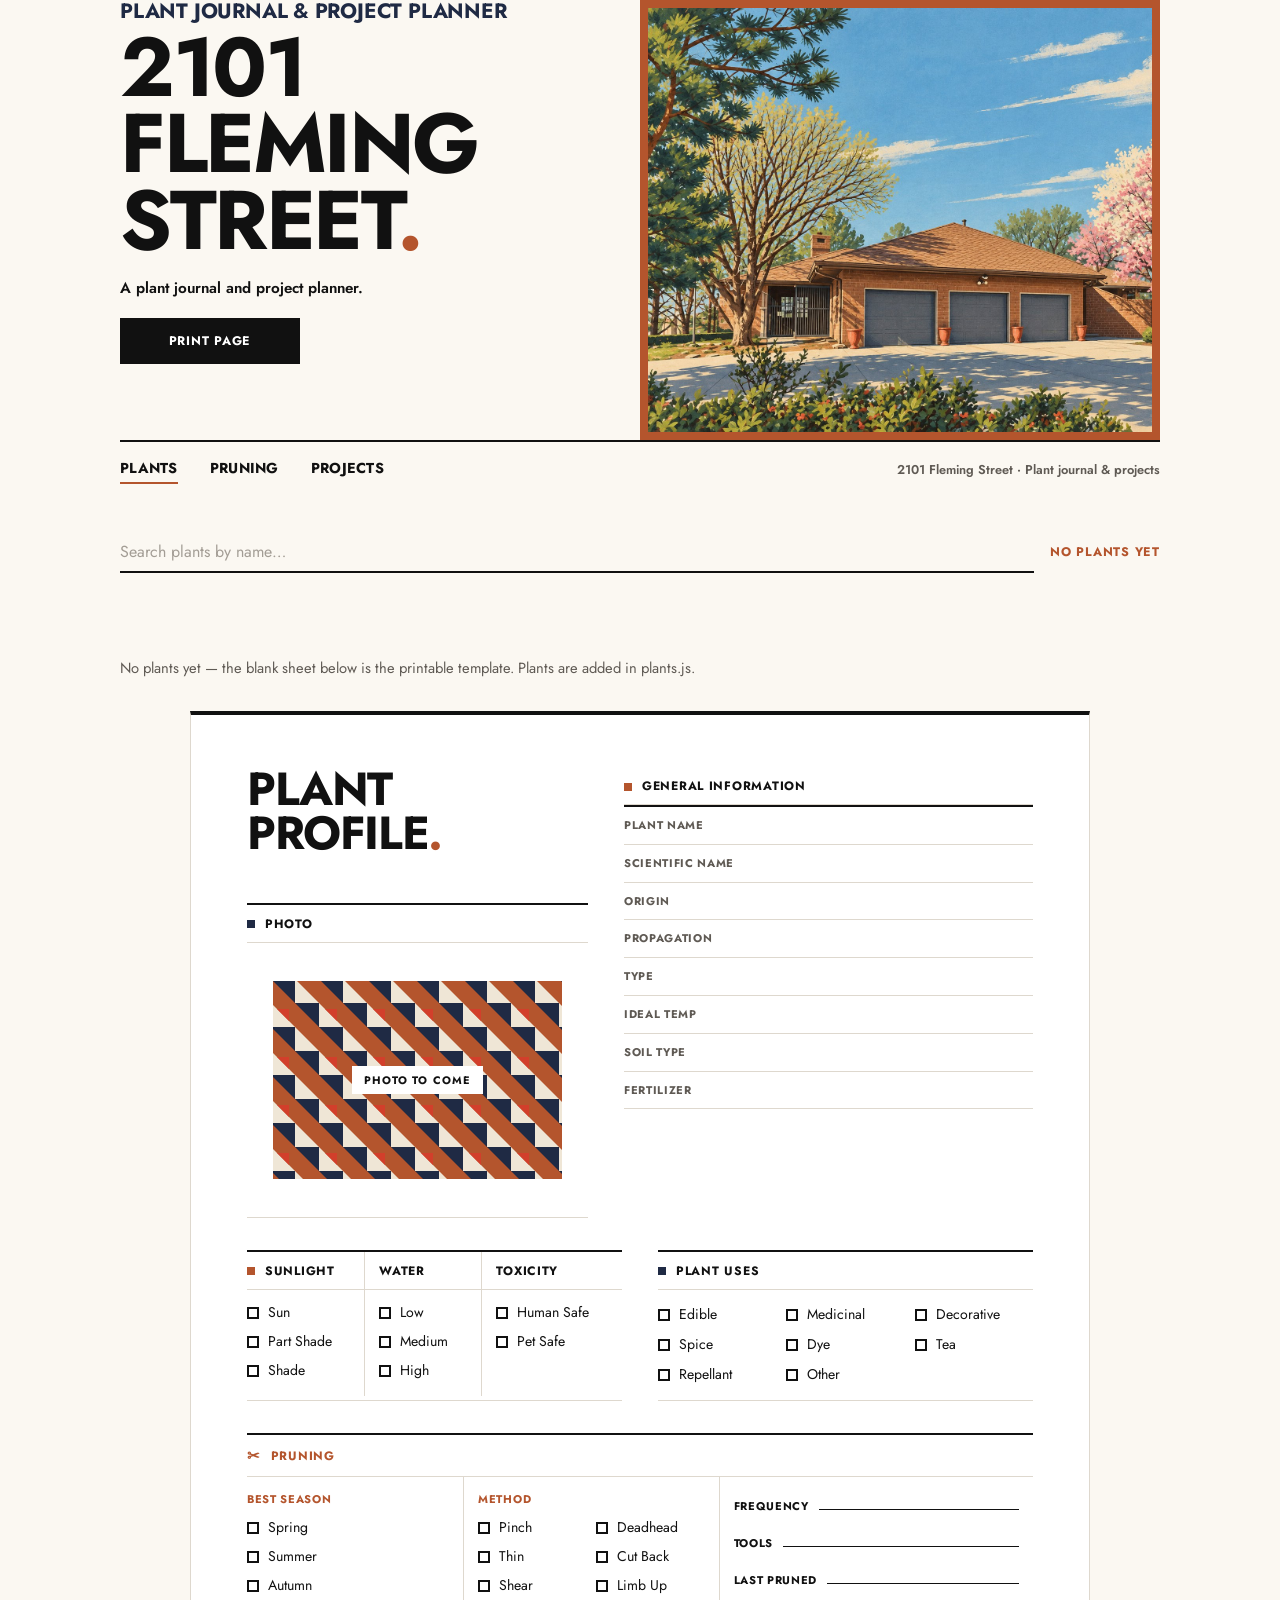
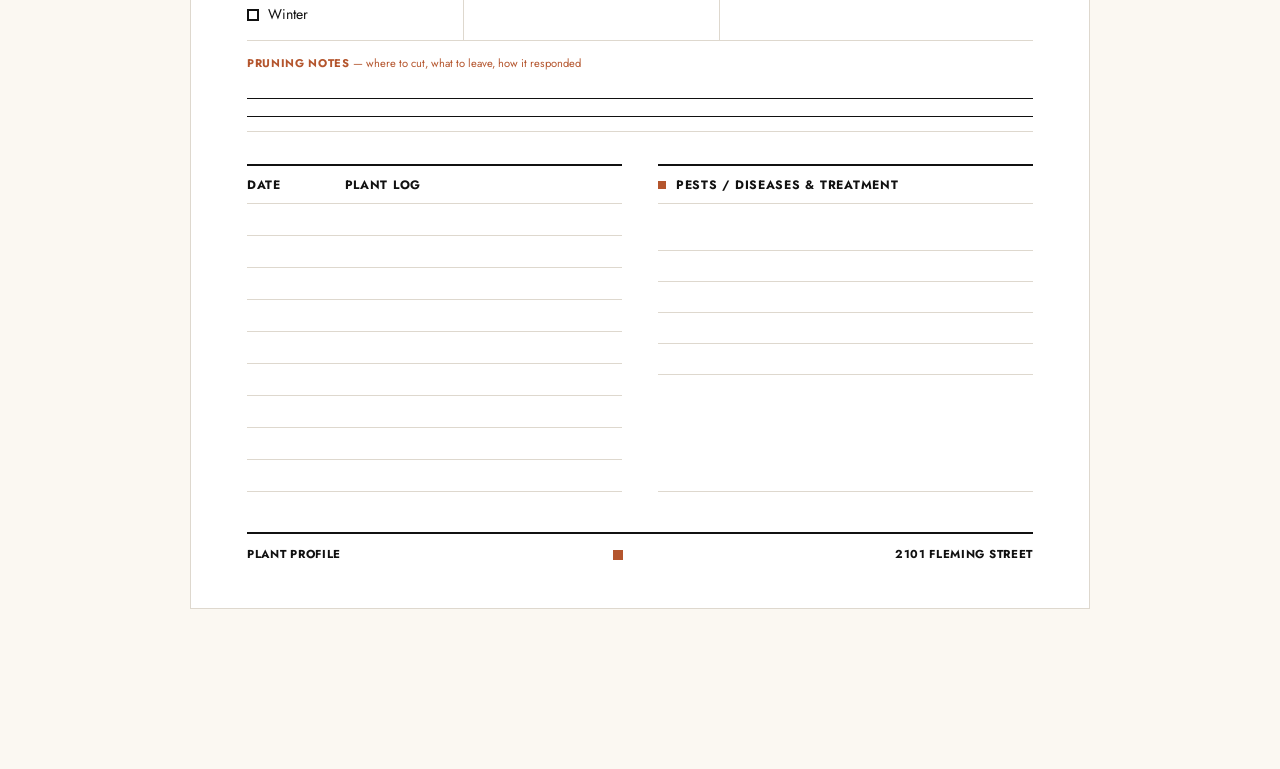
<file: index.html>
<!DOCTYPE html>
<html lang="en">
<head>
<meta charset="utf-8">
<meta name="viewport" content="width=device-width, initial-scale=1">
<title>2101 Fleming Street</title>
<link rel="icon" href="data:image/svg+xml,<svg xmlns=%22http://www.w3.org/2000/svg%22 viewBox=%220 0 100 100%22><text y=%22.9em%22 font-size=%2290%22>🌿</text></svg>">
<link rel="preconnect" href="https://fonts.googleapis.com">
<link rel="stylesheet" href="https://fonts.googleapis.com/css2?family=Jost:ital,wght@0,400;0,500;0,600;0,700;1,400&display=swap">
<link rel="stylesheet" href="styles.css?v=5">
</head>
<body>
<div class="chrome">
  <header class="site">
    <div>
      <h1 class="site-title"><a href="index.html">2101 Fleming Street</a> <span class="leafmark">Plant journal &amp; project planner</span></h1>
      <p class="site-sub">A plant journal and project planner.</p>
    </div>
    <button class="btn primary" id="print-btn">Print page</button>
  </header>
  <nav class="site-nav" aria-label="Sections">
    <a href="index.html" aria-current="page">Plants</a>
    <a href="pruning.html">Pruning</a>
    <a href="projects.html">Projects</a>
  </nav>
</div>

<main>
  <section class="page" id="page-profiles">
    <div class="chrome">
      <div class="toolbar">
        <div class="search-wrap">
          <input type="search" id="search" placeholder="Search plants by name…" aria-label="Search plants">
        </div>
        <span class="count" id="plant-count"></span>
      </div>
    </div>
    <div class="index-grid" id="index"></div>
    <p class="empty-note" id="empty-note" hidden></p>
    <div id="profiles"></div>
  </section>
</main>

<script src="site.js?v=5"></script>
<script src="plants.js?v=5"></script>
<script>
(function(){
  "use strict";
  var esc = GB.esc, cb = GB.cb, has = GB.has, fillLine = GB.fillLine, noteLines = GB.noteLines;

  var SUNLIGHT = ["Sun", "Part Shade", "Shade"];
  var WATER = ["Low", "Medium", "High"];
  var TOXICITY = ["Human Safe", "Pet Safe"];
  var USES = ["Edible", "Medicinal", "Decorative", "Spice", "Dye", "Tea", "Repellant", "Other"];
  var SEASONS = ["Spring", "Summer", "Autumn", "Winter"];
  var METHODS = ["Pinch", "Deadhead", "Thin", "Cut Back", "Shear", "Limb Up"];

  var plants = (typeof PLANTS !== "undefined" && Array.isArray(PLANTS)) ? PLANTS.slice() : [];
  plants.forEach(function(p, i){ p._id = p._id || (GB.slug(p.name) || "plant") + "-" + i; });
  var search = "";

  function infoRow(label, value){
    return '<tr><th scope="row">' + label + '</th><td>' + esc(value || "") + '</td></tr>';
  }
  function sortName(p){ return (p.name || "￿").toLowerCase(); }
  function visiblePlants(){
    var q = search.trim().toLowerCase();
    var list = plants.slice().sort(function(a, b){ return sortName(a) < sortName(b) ? -1 : 1; });
    if (!q) return list;
    return list.filter(function(p){
      return (p.name || "").toLowerCase().indexOf(q) !== -1 ||
             (p.scientificName || "").toLowerCase().indexOf(q) !== -1;
    });
  }

  function profileSheet(p){
    var pr = p.pruning || {};
    var log = Array.isArray(p.log) ? p.log : [];
    var logRows = "";
    var rowTotal = Math.max(9, log.length + 2);
    for (var i = 0; i < rowTotal; i++){
      var entry = log[i] || {};
      logRows += '<tr><td>' + esc(entry.date || "") + '</td><td>' + esc(entry.entry || "") + '</td></tr>';
    }

    return '' +
    '<article class="sheet" id="plant-' + esc(p._id || "blank") + '">' +
      '<div class="top-grid">' +
        '<div>' +
          '<h2 class="script-h">Plant Profile</h2>' +
          '<p class="plant-id">' + esc(p.name || "") +
            (p.scientificName ? ' <span class="sci">· ' + esc(p.scientificName) + '</span>' : '') +
          '</p>' +
          '<div class="box photo-box">' +
            '<div class="box-title">Photo</div>' +
            '<div class="photo-well">' + GB.photoImg(p.photo, p.name || "Plant photo") + '</div>' +
          '</div>' +
        '</div>' +
        '<div>' +
          '<table class="info">' +
            '<caption class="box-title">General Information</caption>' +
            infoRow("Plant Name", p.name) +
            infoRow("Scientific Name", p.scientificName) +
            infoRow("Origin", p.origin) +
            infoRow("Propagation", p.propagation) +
            infoRow("Type", p.type) +
            infoRow("Ideal Temp", p.idealTemp) +
            infoRow("Soil Type", p.soilType) +
            infoRow("Fertilizer", p.fertilizer) +
          '</table>' +
        '</div>' +
      '</div>' +

      '<div class="mid-grid">' +
        '<div class="box care-box">' +
          '<div class="care-head"><div>Sunlight</div><div>Water</div><div>Toxicity</div></div>' +
          '<div class="care-cols">' +
            '<div class="care-col"><h4>Sunlight</h4><div class="cb-row">' +
              SUNLIGHT.map(function(v){ return cb(v, p.sunlight === v); }).join("") +
            '</div></div>' +
            '<div class="care-col"><h4>Water</h4><div class="cb-row">' +
              WATER.map(function(v){ return cb(v, p.water === v); }).join("") +
            '</div></div>' +
            '<div class="care-col"><h4>Toxicity</h4><div class="cb-row">' +
              TOXICITY.map(function(v){ return cb(v, has(p.toxicity, v)); }).join("") +
            '</div></div>' +
          '</div>' +
        '</div>' +
        '<div class="box uses-box">' +
          '<div class="box-title">Plant Uses</div>' +
          '<div class="uses-grid">' +
            USES.map(function(v){ return cb(v, has(p.uses, v)); }).join("") +
          '</div>' +
        '</div>' +
      '</div>' +

      '<div class="box pruning-box">' +
        '<div class="box-title"><span class="snips" aria-hidden="true">✂</span> Pruning</div>' +
        '<div class="pruning-grid">' +
          '<div class="pruning-col">' +
            '<h4>Best Season</h4>' +
            '<div class="cb-row">' +
              SEASONS.map(function(v){ return cb(v, has(pr.seasons, v)); }).join("") +
            '</div>' +
          '</div>' +
          '<div class="pruning-col">' +
            '<h4>Method</h4>' +
            '<div class="pruning-methods">' +
              METHODS.map(function(v){ return cb(v, has(pr.methods, v)); }).join("") +
            '</div>' +
          '</div>' +
          '<div class="pruning-col">' +
            '<div class="pruning-fields">' +
              '<span class="field">Frequency ' + fillLine(pr.frequency) + '</span>' +
              '<span class="field">Tools ' + fillLine(pr.tools) + '</span>' +
              '<span class="field">Last Pruned ' + fillLine(pr.lastPruned) + '</span>' +
            '</div>' +
          '</div>' +
          '<div class="pruning-notes">' +
            '<h4>Pruning Notes <span style="font-weight:400; text-transform:none; letter-spacing:0;">— where to cut, what to leave, how it responded</span></h4>' +
            noteLines(pr.notes, 2) +
          '</div>' +
        '</div>' +
      '</div>' +

      '<div class="bottom-grid">' +
        '<div>' +
          '<table class="log">' +
            '<thead><tr><th>Date</th><th>Plant Log</th></tr></thead>' +
            '<tbody>' + logRows + '</tbody>' +
          '</table>' +
        '</div>' +
        '<div class="box">' +
          '<div class="box-title">Pests / Diseases &amp; Treatment</div>' +
          '<div class="notes-lines">' + noteLines(p.pests, 5) + '</div>' +
        '</div>' +
      '</div>' +

      '<footer class="sheet-foot"><span>Plant Profile</span><span class="leafmark">✿</span><span>2101 Fleming Street</span></footer>' +
    '</article>';
  }

  var elIndex = document.getElementById("index");
  var elProfiles = document.getElementById("profiles");
  var elCount = document.getElementById("plant-count");
  var elEmpty = document.getElementById("empty-note");

  function render(){
    var list = visiblePlants();
    var total = plants.length;

    elCount.textContent = total === 0 ? "No plants yet"
      : (list.length === total ? total + (total === 1 ? " plant" : " plants")
        : list.length + " of " + total + " plants");

    elIndex.innerHTML = list.map(function(p){
      return '<button type="button" class="index-card" data-goto="' + esc(p._id) + '">' +
        '<span class="index-thumb">' + (p.photo
          ? '<img src="' + esc(p.photo) + '" alt="" loading="lazy" onerror="this.hidden=true">'
          : '<span aria-hidden="true">🌱</span>') + '</span>' +
        '<span><span class="index-name">' + esc(p.name || "Unnamed") + '</span>' +
        (p.scientificName ? '<br><span class="index-sci">' + esc(p.scientificName) + '</span>' : '') +
        '</span></button>';
    }).join("");

    if (total === 0){
      elEmpty.hidden = false;
      elEmpty.textContent = "No plants yet — the blank sheet below is the printable template. Plants are added in plants.js.";
      elProfiles.innerHTML = profileSheet({});
    } else {
      elEmpty.hidden = list.length !== 0;
      elEmpty.textContent = "No plants match your search.";
      elProfiles.innerHTML = list.map(profileSheet).join("");
    }
  }

  document.addEventListener("click", function(ev){
    var goto = ev.target.closest("[data-goto]");
    if (!goto) return;
    var sheet = document.getElementById("plant-" + goto.getAttribute("data-goto"));
    if (sheet) sheet.scrollIntoView({ behavior: "smooth", block: "start" });
  });
  document.getElementById("search").addEventListener("input", function(ev){
    search = ev.target.value;
    render();
  });
  document.getElementById("print-btn").addEventListener("click", function(){ window.print(); });

  render();
})();
</script>
</body>
</html>
</file>
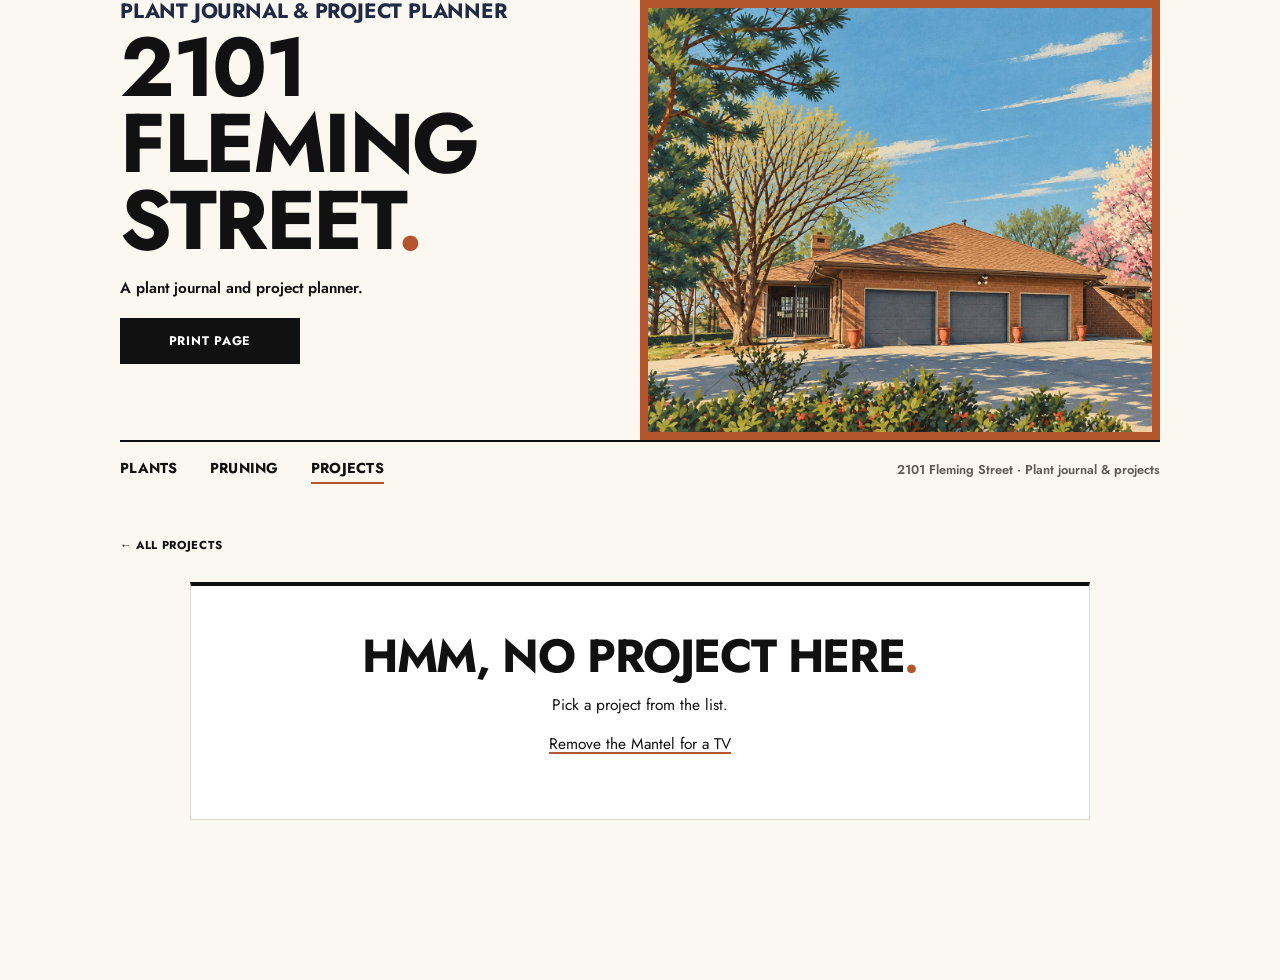
<file: project.html>
<!DOCTYPE html>
<html lang="en">
<head>
<meta charset="utf-8">
<meta name="viewport" content="width=device-width, initial-scale=1">
<title>Project · 2101 Fleming Street</title>
<link rel="icon" href="data:image/svg+xml,<svg xmlns=%22http://www.w3.org/2000/svg%22 viewBox=%220 0 100 100%22><text y=%22.9em%22 font-size=%2290%22>🛠️</text></svg>">
<link rel="preconnect" href="https://fonts.googleapis.com">
<link rel="stylesheet" href="https://fonts.googleapis.com/css2?family=Jost:ital,wght@0,400;0,500;0,600;0,700;1,400&display=swap">
<link rel="stylesheet" href="styles.css?v=5">
</head>
<body>
<div class="chrome">
  <header class="site">
    <div>
      <h1 class="site-title"><a href="index.html">2101 Fleming Street</a> <span class="leafmark">Plant journal &amp; project planner</span></h1>
      <p class="site-sub">A plant journal and project planner.</p>
    </div>
    <button class="btn primary" id="print-btn">Print page</button>
  </header>
  <nav class="site-nav" aria-label="Sections">
    <a href="index.html">Plants</a>
    <a href="pruning.html">Pruning</a>
    <a href="projects.html" aria-current="page">Projects</a>
  </nav>
  <a class="back-link" href="projects.html">← All projects</a>
</div>

<main id="project"></main>

<script src="site.js?v=5"></script>
<script src="projects.js?v=5"></script>
<script>
(function(){
  "use strict";
  var esc = GB.esc, money = GB.money;
  var projects = (typeof PROJECTS !== "undefined" && Array.isArray(PROJECTS)) ? PROJECTS : [];
  var id = GB.param("id");
  var project = projects.filter(function(p){ return p.id === id; })[0];
  var root = document.getElementById("project");

  function statusClass(s){
    s = (s || "").toLowerCase();
    if (s.indexOf("done") !== -1 || s.indexOf("complete") !== -1) return "done";
    if (s.indexOf("progress") !== -1) return "progress";
    return "planned";
  }
  function num(v){ var n = parseFloat(v); return isNaN(n) ? 0 : n; }
  function paragraphs(text){
    return String(text || "").split(/\n\s*\n/).map(function(para){
      return '<p style="margin:0 0 10px;">' + esc(para).replace(/\n/g, "<br>") + '</p>';
    }).join("");
  }

  if (!project){
    document.title = "Project not found · 2101 Fleming Street";
    root.innerHTML = '<article class="sheet not-found">' +
      '<h2 class="script-h">Hmm, no project here</h2>' +
      '<p>' + (id ? 'There is no project called <strong>' + esc(id) + '</strong>.' : 'Pick a project from the list.') + '</p>' +
      (projects.length ? '<p>' + projects.map(function(p){
        return '<a href="project.html?id=' + encodeURIComponent(p.id) + '">' + esc(p.title) + '</a>';
      }).join(' &nbsp;·&nbsp; ') + '</p>' : '') +
      '</article>';
    return;
  }

  document.title = project.title + " · 2101 Fleming Street";

  var TODO_KEY = "gb:project:" + project.id + ":todos";
  var SHOP_KEY = "gb:project:" + project.id + ":shopping";
  var todoSaved = GB.load(TODO_KEY, {});
  var shopSaved = GB.load(SHOP_KEY, {});
  var todos = Array.isArray(project.todos) ? project.todos : [];
  var shopping = Array.isArray(project.shopping) ? project.shopping : [];
  var budget = project.budget || {};
  var items = Array.isArray(budget.items) ? budget.items : [];
  var photos = Array.isArray(project.photos) ? project.photos : [];

  function todoDone(i){ return todoSaved[i] != null ? !!todoSaved[i] : !!todos[i].done; }
  function shopBought(i){ return shopSaved[i] != null ? !!shopSaved[i] : !!shopping[i].bought; }

  function render(){
    var doneCount = todos.filter(function(_, i){ return todoDone(i); }).length;
    var estTotal = items.reduce(function(a, r){ return a + num(r.est); }, 0);
    var actualTotal = items.reduce(function(a, r){ return a + num(r.actual); }, 0);
    var planned = num(budget.planned);
    var hasActual = items.some(function(r){ return r.actual !== "" && r.actual != null && !isNaN(parseFloat(r.actual)); });
    var compare = hasActual ? actualTotal : estTotal;
    var diff = planned - compare;
    var boughtCount = shopping.filter(function(_, i){ return shopBought(i); }).length;
    var shopTotal = shopping.reduce(function(a, r){ return a + num(r.price); }, 0);
    var shopLeft = shopping.reduce(function(a, r, i){ return a + (shopBought(i) ? 0 : num(r.price)); }, 0);

    root.innerHTML = '' +
    '<article class="sheet">' +
      '<div class="project-head">' +
        '<h1 class="script-h">' + esc(project.title) + '</h1>' +
        '<div class="project-tags">' +
          '<span class="badge ' + statusClass(project.status) + '">' + esc(project.status || "Planned") + '</span>' +
          (project.season ? '<span class="meta-item">' + esc(project.season) + '</span>' : '') +
          (project.location ? '<span class="meta-item">· ' + esc(project.location) + '</span>' : '') +
        '</div>' +
        (project.description ? '<div class="project-intro">' + paragraphs(project.description) + '</div>' : '') +
      '</div>' +

      '<div class="hero">' + GB.photoImg(project.cover, project.title, "Cover photo to come") + '</div>' +

      /* ---- to-do list ---- */
      '<div class="box section-box">' +
        '<div class="box-title">To-Do <span class="tally">· ' + doneCount + ' of ' + todos.length + ' done</span></div>' +
        (todos.length
          ? '<ul class="todo-list">' + todos.map(function(t, i){
              var done = todoDone(i);
              return '<li class="' + (done ? "done" : "") + '">' +
                '<input type="checkbox" id="todo-' + i + '" data-todo="' + i + '"' + (done ? ' checked' : '') + '>' +
                '<label for="todo-' + i + '">' + esc(t.task || "") +
                  (t.note ? '<span class="todo-note">' + esc(t.note) + '</span>' : '') +
                '</label>' +
                (t.when ? '<span class="todo-when">' + esc(t.when) + '</span>' : '') +
              '</li>';
            }).join("") + '</ul>'
          : '<div class="notes-lines">' + GB.noteLines("", 5) + '</div>') +
        '<p class="local-note">Ticks are remembered on this device only. To change the master list, edit projects.js.</p>' +
      '</div>' +

      /* ---- photos ---- */
      '<div class="box section-box">' +
        '<div class="box-title">Photos</div>' +
        (photos.length
          ? '<div class="gallery">' + photos.map(function(ph){
              return '<figure><div class="gal-img">' + GB.photoImg(ph.src, ph.caption || project.title) + '</div>' +
                (ph.caption ? '<figcaption>' + esc(ph.caption) + '</figcaption>' : '') + '</figure>';
            }).join("") + '</div>'
          : '<div class="gallery">' +
              '<figure><div class="gal-img"><span class="photo-hint">Before</span></div></figure>' +
              '<figure><div class="gal-img"><span class="photo-hint">During</span></div></figure>' +
              '<figure><div class="gal-img"><span class="photo-hint">After</span></div></figure>' +
            '</div>') +
      '</div>' +

      /* ---- budget ---- */
      '<div class="box section-box">' +
        '<div class="box-title">Budget</div>' +
        '<div class="budget-summary">' +
          '<div><span class="lbl">Planned</span><span class="val">' + (budget.planned != null && budget.planned !== "" ? money(planned) : "—") + '</span></div>' +
          '<div><span class="lbl">Estimated</span><span class="val">' + money(estTotal) + '</span></div>' +
          '<div><span class="lbl">Spent so far</span><span class="val">' + (hasActual ? money(actualTotal) : "—") + '</span></div>' +
          '<div><span class="lbl">' + (diff < 0 ? "Over budget" : "Left in budget") + '</span><span class="val ' + (diff < 0 ? "over" : "under") + '">' + (budget.planned != null && budget.planned !== "" ? money(Math.abs(diff)) : "—") + '</span></div>' +
        '</div>' +
        '<div class="table-scroll">' +
        '<table class="money">' +
          '<thead><tr><th>Item</th><th>Qty</th><th class="num">Estimate</th><th class="num">Actual</th><th>Note</th></tr></thead>' +
          '<tbody>' + (items.length ? items.map(function(r){
              return '<tr><td>' + esc(r.item) + '</td><td>' + esc(r.qty) + '</td>' +
                '<td class="num">' + money(r.est) + '</td>' +
                '<td class="num' + (r.actual === "" || r.actual == null ? " muted" : "") + '">' + (r.actual === "" || r.actual == null ? "" : money(r.actual)) + '</td>' +
                '<td>' + esc(r.note) + '</td></tr>';
            }).join("") : blankRows(5, 5)) + '</tbody>' +
          (items.length ? '<tfoot><tr><td colspan="2">Total</td><td class="num">' + money(estTotal) + '</td><td class="num">' + (hasActual ? money(actualTotal) : "") + '</td><td></td></tr></tfoot>' : '') +
        '</table>' +
        '</div>' +
      '</div>' +

      /* ---- shopping list ---- */
      '<div class="box section-box">' +
        '<div class="box-title">Shopping List <span class="tally">· ' + boughtCount + ' of ' + shopping.length + ' bought</span></div>' +
        '<div class="table-scroll">' +
        '<table class="money" id="shop">' +
          '<thead><tr><th></th><th>Item</th><th>Qty</th><th>Where</th><th class="num">Price</th></tr></thead>' +
          '<tbody>' + (shopping.length ? shopping.map(function(r, i){
              var bought = shopBought(i);
              return '<tr class="' + (bought ? "bought" : "") + '">' +
                '<td class="check"><input type="checkbox" data-shop="' + i + '" aria-label="Bought ' + esc(r.item) + '"' + (bought ? ' checked' : '') + '></td>' +
                '<td>' + esc(r.item) + '</td><td>' + esc(r.qty) + '</td><td>' + esc(r.store) + '</td>' +
                '<td class="num">' + money(r.price) + '</td></tr>';
            }).join("") : blankRows(6, 5)) + '</tbody>' +
          (shopping.length ? '<tfoot><tr><td colspan="4">Total · still to buy ' + money(shopLeft) + '</td><td class="num">' + money(shopTotal) + '</td></tr></tfoot>' : '') +
        '</table>' +
        '</div>' +
        '<p class="local-note">Ticks are remembered on this device only. To change the master list, edit projects.js.</p>' +
      '</div>' +

      /* ---- notes ---- */
      '<div class="box section-box">' +
        '<div class="box-title">Notes</div>' +
        '<div class="notes-lines">' + GB.noteLines(project.notes, 4) + '</div>' +
      '</div>' +

      '<footer class="sheet-foot"><span>Project</span><span class="leafmark">✿</span><span>2101 Fleming Street</span></footer>' +
    '</article>';
  }

  function blankRows(n, cols){
    var cells = Array(cols).fill('<td class="blank" style="height:30px"></td>').join("");
    return Array(n).fill('<tr>' + cells + '</tr>').join("");
  }

  root.addEventListener("change", function(ev){
    var t = ev.target;
    if (t.hasAttribute("data-todo")){
      todoSaved[t.getAttribute("data-todo")] = t.checked;
      GB.save(TODO_KEY, todoSaved);
      render();
    } else if (t.hasAttribute("data-shop")){
      shopSaved[t.getAttribute("data-shop")] = t.checked;
      GB.save(SHOP_KEY, shopSaved);
      render();
    }
  });
  document.getElementById("print-btn").addEventListener("click", function(){ window.print(); });

  render();
})();
</script>
</body>
</html>
</file>
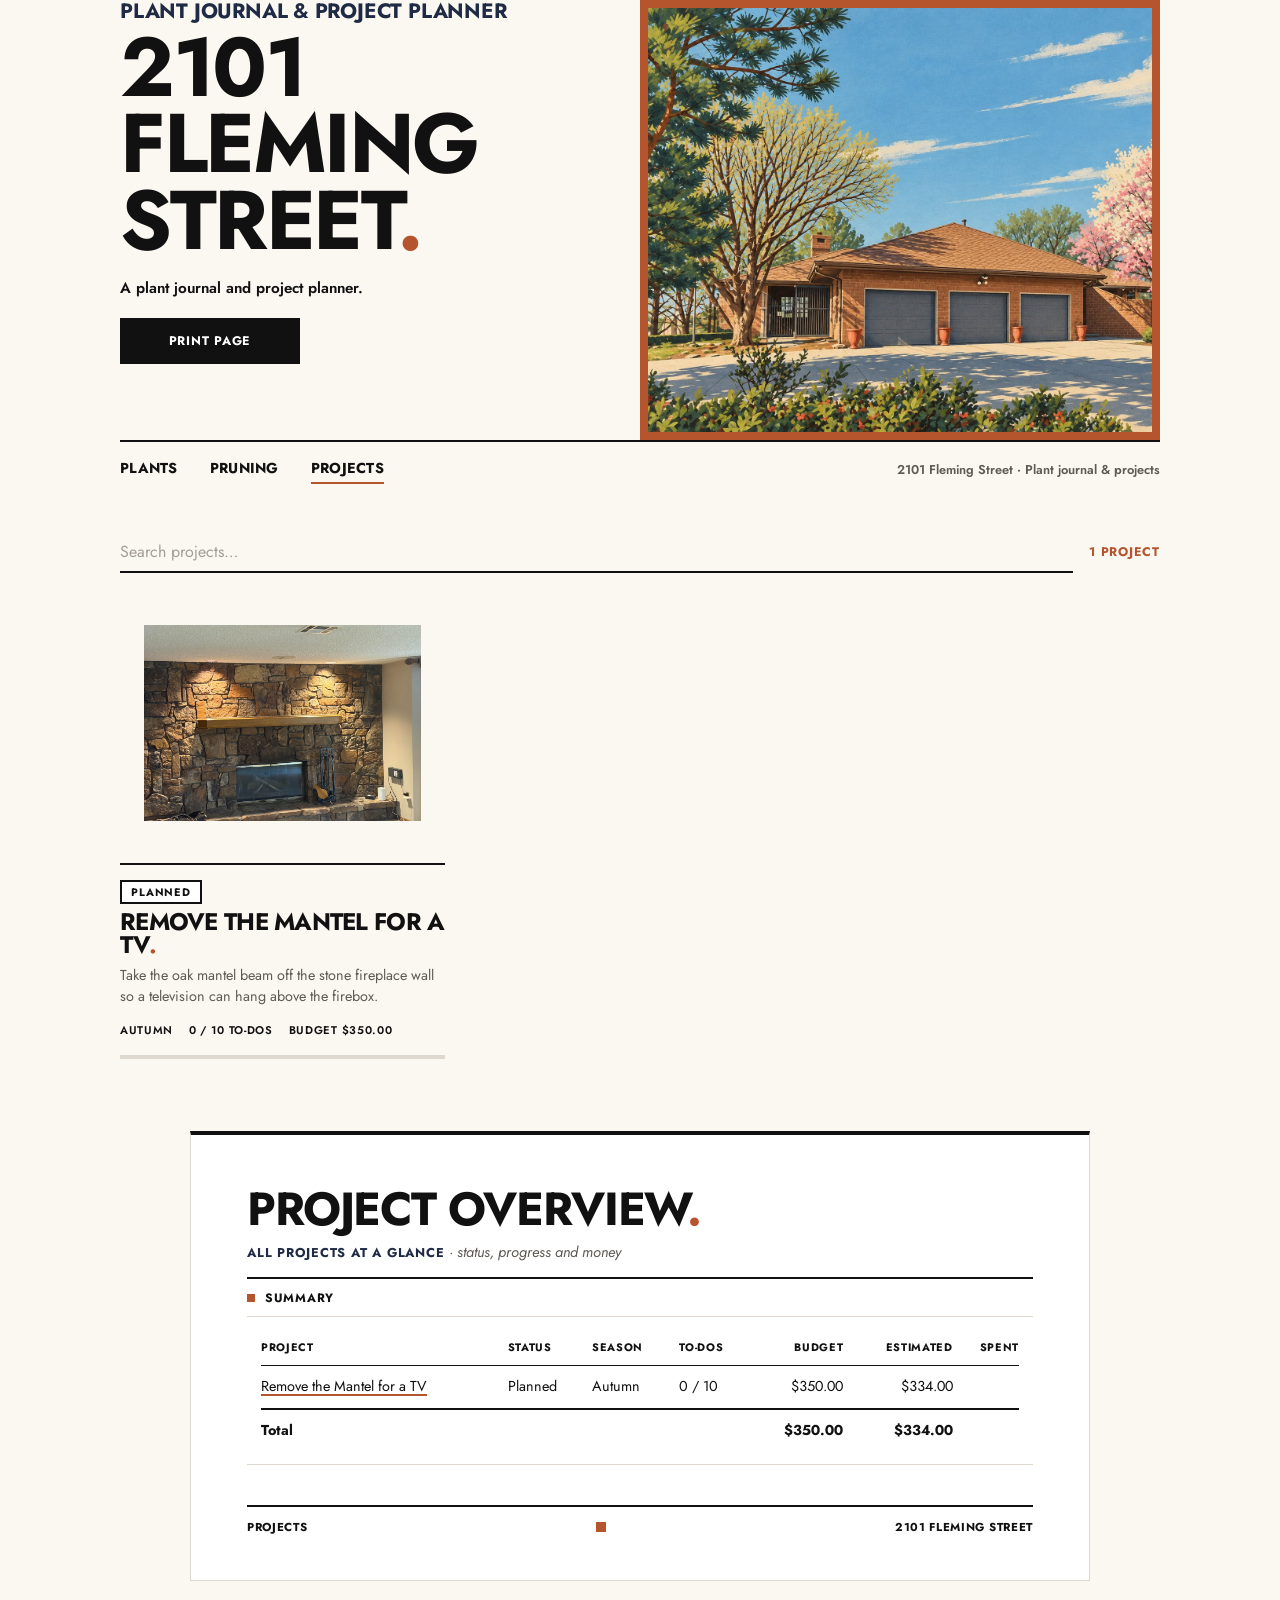
<file: projects.html>
<!DOCTYPE html>
<html lang="en">
<head>
<meta charset="utf-8">
<meta name="viewport" content="width=device-width, initial-scale=1">
<title>Projects · 2101 Fleming Street</title>
<link rel="icon" href="data:image/svg+xml,<svg xmlns=%22http://www.w3.org/2000/svg%22 viewBox=%220 0 100 100%22><text y=%22.9em%22 font-size=%2290%22>🛠️</text></svg>">
<link rel="preconnect" href="https://fonts.googleapis.com">
<link rel="stylesheet" href="https://fonts.googleapis.com/css2?family=Jost:ital,wght@0,400;0,500;0,600;0,700;1,400&display=swap">
<link rel="stylesheet" href="styles.css?v=5">
</head>
<body>
<div class="chrome">
  <header class="site">
    <div>
      <h1 class="site-title"><a href="index.html">2101 Fleming Street</a> <span class="leafmark">Plant journal &amp; project planner</span></h1>
      <p class="site-sub">A plant journal and project planner.</p>
    </div>
    <button class="btn primary" id="print-btn">Print page</button>
  </header>
  <nav class="site-nav" aria-label="Sections">
    <a href="index.html">Plants</a>
    <a href="pruning.html">Pruning</a>
    <a href="projects.html" aria-current="page">Projects</a>
  </nav>

  <div class="toolbar">
    <div class="search-wrap">
      <input type="search" id="search" placeholder="Search projects…" aria-label="Search projects">
    </div>
    <span class="count" id="project-count"></span>
  </div>
</div>

<main>
  <div class="project-grid" id="projects"></div>
  <p class="empty-note" id="empty-note" hidden></p>

  <!-- Overview sheet: prints as a one-page summary of every project -->
  <article class="sheet" id="overview">
    <h2 class="script-h">Project Overview</h2>
    <p class="plant-id">All projects at a glance <span class="sci">· status, progress and money</span></p>
    <div class="box" style="margin-top:14px;">
      <div class="box-title">Summary</div>
      <div class="table-scroll" style="padding:12px 14px;">
        <table class="money" id="overview-table">
          <thead><tr><th>Project</th><th>Status</th><th>Season</th><th>To-dos</th><th class="num">Budget</th><th class="num">Estimated</th><th class="num">Spent</th></tr></thead>
          <tbody></tbody>
          <tfoot></tfoot>
        </table>
      </div>
    </div>
    <footer class="sheet-foot"><span>Projects</span><span class="leafmark">✿</span><span>2101 Fleming Street</span></footer>
  </article>
</main>

<script src="site.js?v=5"></script>
<script src="projects.js?v=5"></script>
<script>
(function(){
  "use strict";
  var esc = GB.esc, money = GB.money;
  var projects = (typeof PROJECTS !== "undefined" && Array.isArray(PROJECTS)) ? PROJECTS.slice() : [];
  var search = "";

  function statusClass(s){
    s = (s || "").toLowerCase();
    if (s.indexOf("done") !== -1 || s.indexOf("complete") !== -1) return "done";
    if (s.indexOf("progress") !== -1) return "progress";
    return "planned";
  }
  function todoState(p){
    var todos = Array.isArray(p.todos) ? p.todos : [];
    var saved = GB.load("gb:project:" + p.id + ":todos", {});
    var done = 0;
    todos.forEach(function(t, i){
      var isDone = saved[i] != null ? !!saved[i] : !!t.done;
      if (isDone) done++;
    });
    return { done: done, total: todos.length };
  }
  function sum(list, key){
    return (list || []).reduce(function(acc, row){
      var v = parseFloat(row[key]);
      return acc + (isNaN(v) ? 0 : v);
    }, 0);
  }
  function visible(){
    var q = search.trim().toLowerCase();
    if (!q) return projects;
    return projects.filter(function(p){
      return [p.title, p.summary, p.status, p.season, p.location].join(" ").toLowerCase().indexOf(q) !== -1;
    });
  }

  function card(p){
    var t = todoState(p);
    var pct = t.total ? Math.round(t.done / t.total * 100) : 0;
    var b = p.budget || {};
    return '<a class="project-card" href="project.html?id=' + encodeURIComponent(p.id) + '">' +
      '<div class="project-cover">' + GB.photoImg(p.cover, p.title, "Photo to come") + '</div>' +
      '<div class="project-body">' +
        '<div><span class="badge ' + statusClass(p.status) + '">' + esc(p.status || "Planned") + '</span></div>' +
        '<h2 class="project-title">' + esc(p.title || "Untitled project") + '</h2>' +
        '<p class="project-summary">' + esc(p.summary || "") + '</p>' +
        '<div class="project-meta">' +
          (p.season ? '<span>' + esc(p.season) + '</span>' : '') +
          (t.total ? '<span>' + t.done + ' / ' + t.total + ' to-dos</span>' : '') +
          (b.planned != null && b.planned !== "" ? '<span>Budget ' + money(b.planned) + '</span>' : '') +
        '</div>' +
        (t.total ? '<div class="progress-bar" aria-hidden="true"><span style="width:' + pct + '%"></span></div>' : '') +
      '</div>' +
    '</a>';
  }

  function render(){
    var list = visible();
    var grid = document.getElementById("projects");
    var count = document.getElementById("project-count");
    var empty = document.getElementById("empty-note");
    count.textContent = projects.length === 0 ? "No projects yet"
      : (list.length === projects.length ? projects.length + (projects.length === 1 ? " project" : " projects")
        : list.length + " of " + projects.length + " projects");
    grid.innerHTML = list.map(card).join("");
    empty.hidden = list.length !== 0;
    empty.textContent = projects.length === 0
      ? "No projects yet — add them in projects.js and each one gets its own page."
      : "No projects match your search.";

    var tbody = document.querySelector("#overview-table tbody");
    var tfoot = document.querySelector("#overview-table tfoot");
    var totPlanned = 0, totEst = 0, totActual = 0;
    tbody.innerHTML = projects.map(function(p){
      var t = todoState(p);
      var b = p.budget || {};
      var planned = parseFloat(b.planned); if (isNaN(planned)) planned = 0;
      var est = sum(b.items, "est"), actual = sum(b.items, "actual");
      totPlanned += planned; totEst += est; totActual += actual;
      return '<tr><td><a href="project.html?id=' + encodeURIComponent(p.id) + '">' + esc(p.title) + '</a></td>' +
        '<td>' + esc(p.status || "") + '</td><td>' + esc(p.season || "") + '</td>' +
        '<td>' + (t.total ? t.done + ' / ' + t.total : '') + '</td>' +
        '<td class="num">' + money(b.planned) + '</td>' +
        '<td class="num">' + money(est) + '</td>' +
        '<td class="num">' + (actual ? money(actual) : '') + '</td></tr>';
    }).join("") || '<tr><td colspan="7" class="muted">No projects yet.</td></tr>';
    tfoot.innerHTML = projects.length
      ? '<tr><td colspan="4">Total</td><td class="num">' + money(totPlanned) + '</td><td class="num">' + money(totEst) + '</td><td class="num">' + (totActual ? money(totActual) : '') + '</td></tr>'
      : '';
  }

  document.getElementById("search").addEventListener("input", function(ev){
    search = ev.target.value;
    render();
  });
  document.getElementById("print-btn").addEventListener("click", function(){ window.print(); });
  render();
})();
</script>
</body>
</html>
</file>
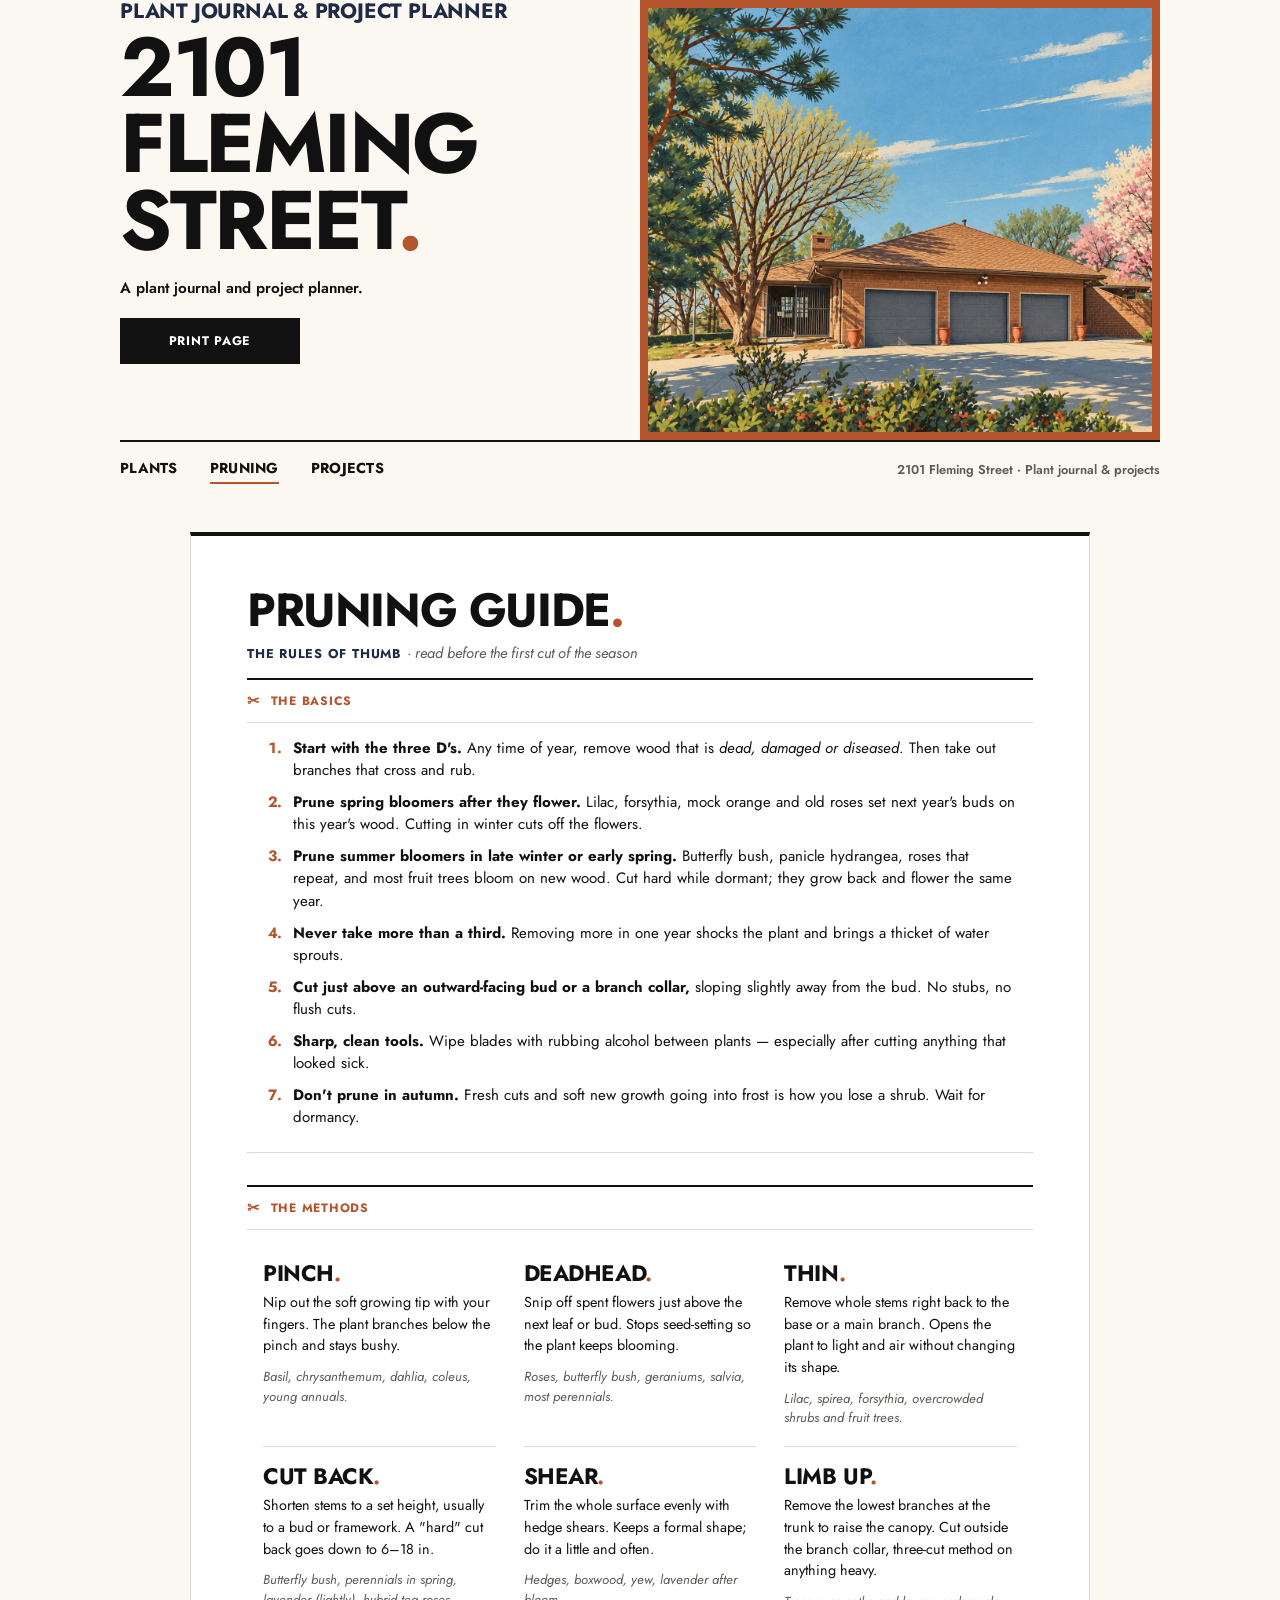
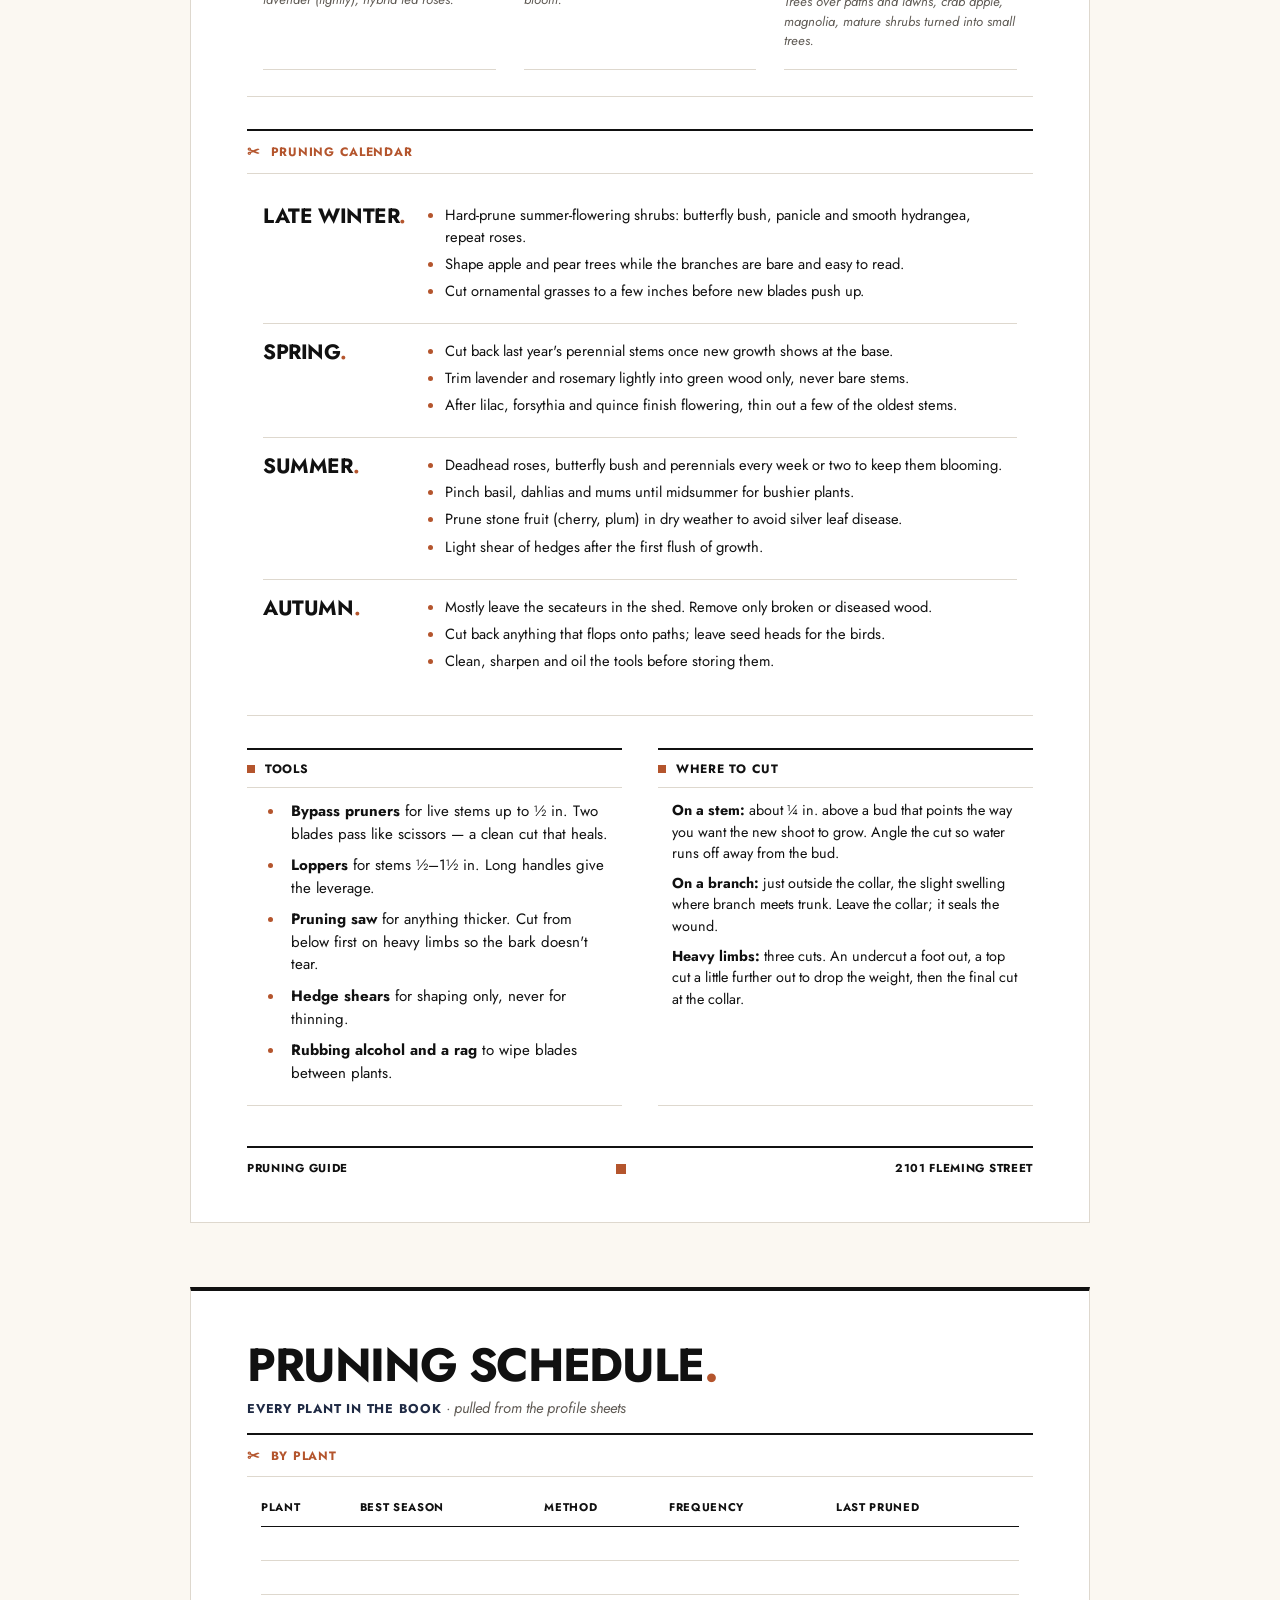
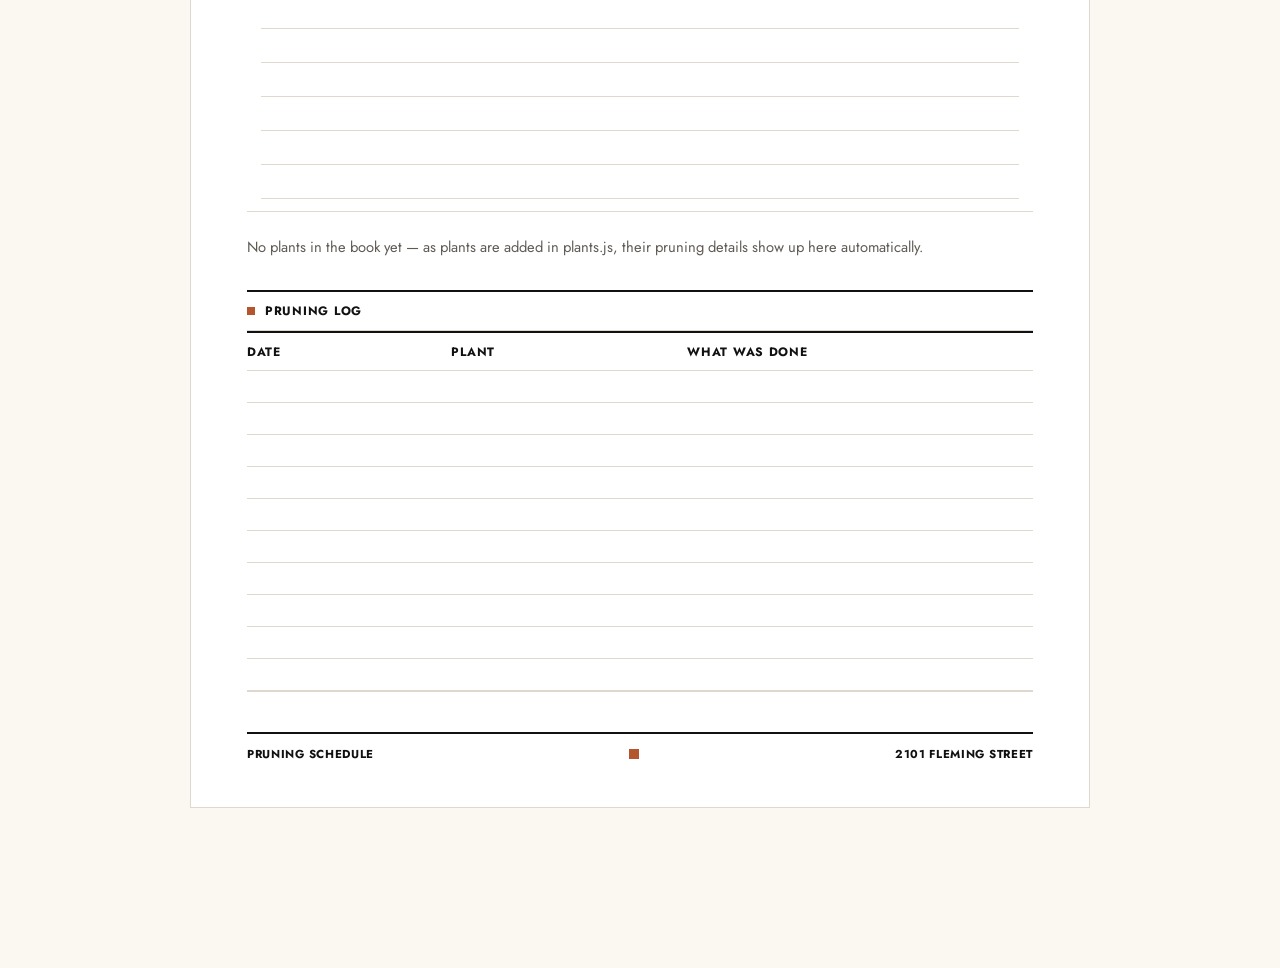
<file: pruning.html>
<!DOCTYPE html>
<html lang="en">
<head>
<meta charset="utf-8">
<meta name="viewport" content="width=device-width, initial-scale=1">
<title>Pruning · 2101 Fleming Street</title>
<link rel="icon" href="data:image/svg+xml,<svg xmlns=%22http://www.w3.org/2000/svg%22 viewBox=%220 0 100 100%22><text y=%22.9em%22 font-size=%2290%22>✂️</text></svg>">
<link rel="preconnect" href="https://fonts.googleapis.com">
<link rel="stylesheet" href="https://fonts.googleapis.com/css2?family=Jost:ital,wght@0,400;0,500;0,600;0,700;1,400&display=swap">
<link rel="stylesheet" href="styles.css?v=5">
</head>
<body>
<div class="chrome">
  <header class="site">
    <div>
      <h1 class="site-title"><a href="index.html">2101 Fleming Street</a> <span class="leafmark">Plant journal &amp; project planner</span></h1>
      <p class="site-sub">A plant journal and project planner.</p>
    </div>
    <button class="btn primary" id="print-btn">Print page</button>
  </header>
  <nav class="site-nav" aria-label="Sections">
    <a href="index.html">Plants</a>
    <a href="pruning.html" aria-current="page">Pruning</a>
    <a href="projects.html">Projects</a>
  </nav>
</div>

<main>
  <!-- ============ THE GUIDE ============ -->
  <article class="sheet">
    <h2 class="script-h">Pruning Guide</h2>
    <p class="plant-id">The rules of thumb <span class="sci">· read before the first cut of the season</span></p>

    <div class="box pruning-box" style="margin-top:14px;">
      <div class="box-title"><span class="snips" aria-hidden="true">✂</span> The Basics</div>
      <div style="padding:14px 16px;">
        <ol class="rule-list">
          <li><strong>Start with the three D's.</strong> Any time of year, remove wood that is <em>dead, damaged or diseased</em>. Then take out branches that cross and rub.</li>
          <li><strong>Prune spring bloomers after they flower.</strong> Lilac, forsythia, mock orange and old roses set next year's buds on this year's wood. Cutting in winter cuts off the flowers.</li>
          <li><strong>Prune summer bloomers in late winter or early spring.</strong> Butterfly bush, panicle hydrangea, roses that repeat, and most fruit trees bloom on new wood. Cut hard while dormant; they grow back and flower the same year.</li>
          <li><strong>Never take more than a third.</strong> Removing more in one year shocks the plant and brings a thicket of water sprouts.</li>
          <li><strong>Cut just above an outward-facing bud or a branch collar,</strong> sloping slightly away from the bud. No stubs, no flush cuts.</li>
          <li><strong>Sharp, clean tools.</strong> Wipe blades with rubbing alcohol between plants — especially after cutting anything that looked sick.</li>
          <li><strong>Don't prune in autumn.</strong> Fresh cuts and soft new growth going into frost is how you lose a shrub. Wait for dormancy.</li>
        </ol>
      </div>
    </div>

    <div class="box pruning-box">
      <div class="box-title"><span class="snips" aria-hidden="true">✂</span> The Methods</div>
      <div style="padding:14px 16px 4px;">
        <div class="guide-grid">
          <div class="guide-card">
            <h3>Pinch</h3>
            <p>Nip out the soft growing tip with your fingers. The plant branches below the pinch and stays bushy.</p>
            <p class="when">Basil, chrysanthemum, dahlia, coleus, young annuals.</p>
          </div>
          <div class="guide-card">
            <h3>Deadhead</h3>
            <p>Snip off spent flowers just above the next leaf or bud. Stops seed-setting so the plant keeps blooming.</p>
            <p class="when">Roses, butterfly bush, geraniums, salvia, most perennials.</p>
          </div>
          <div class="guide-card">
            <h3>Thin</h3>
            <p>Remove whole stems right back to the base or a main branch. Opens the plant to light and air without changing its shape.</p>
            <p class="when">Lilac, spirea, forsythia, overcrowded shrubs and fruit trees.</p>
          </div>
          <div class="guide-card">
            <h3>Cut Back</h3>
            <p>Shorten stems to a set height, usually to a bud or framework. A "hard" cut back goes down to 6–18 in.</p>
            <p class="when">Butterfly bush, perennials in spring, lavender (lightly), hybrid tea roses.</p>
          </div>
          <div class="guide-card">
            <h3>Shear</h3>
            <p>Trim the whole surface evenly with hedge shears. Keeps a formal shape; do it a little and often.</p>
            <p class="when">Hedges, boxwood, yew, lavender after bloom.</p>
          </div>
          <div class="guide-card">
            <h3>Limb Up</h3>
            <p>Remove the lowest branches at the trunk to raise the canopy. Cut outside the branch collar, three-cut method on anything heavy.</p>
            <p class="when">Trees over paths and lawns, crab apple, magnolia, mature shrubs turned into small trees.</p>
          </div>
        </div>
      </div>
    </div>

    <div class="box pruning-box">
      <div class="box-title"><span class="snips" aria-hidden="true">✂</span> Pruning Calendar</div>
      <div style="padding:14px 16px 0;">
        <table class="calendar">
          <tbody>
            <tr>
              <th scope="row">Late Winter</th>
              <td><ul>
                <li>Hard-prune summer-flowering shrubs: butterfly bush, panicle and smooth hydrangea, repeat roses.</li>
                <li>Shape apple and pear trees while the branches are bare and easy to read.</li>
                <li>Cut ornamental grasses to a few inches before new blades push up.</li>
              </ul></td>
            </tr>
            <tr>
              <th scope="row">Spring</th>
              <td><ul>
                <li>Cut back last year's perennial stems once new growth shows at the base.</li>
                <li>Trim lavender and rosemary lightly into green wood only, never bare stems.</li>
                <li>After lilac, forsythia and quince finish flowering, thin out a few of the oldest stems.</li>
              </ul></td>
            </tr>
            <tr>
              <th scope="row">Summer</th>
              <td><ul>
                <li>Deadhead roses, butterfly bush and perennials every week or two to keep them blooming.</li>
                <li>Pinch basil, dahlias and mums until midsummer for bushier plants.</li>
                <li>Prune stone fruit (cherry, plum) in dry weather to avoid silver leaf disease.</li>
                <li>Light shear of hedges after the first flush of growth.</li>
              </ul></td>
            </tr>
            <tr>
              <th scope="row">Autumn</th>
              <td><ul>
                <li>Mostly leave the secateurs in the shed. Remove only broken or diseased wood.</li>
                <li>Cut back anything that flops onto paths; leave seed heads for the birds.</li>
                <li>Clean, sharpen and oil the tools before storing them.</li>
              </ul></td>
            </tr>
          </tbody>
        </table>
      </div>
    </div>

    <div class="mid-grid">
      <div class="box">
        <div class="box-title">Tools</div>
        <div style="padding:12px 14px;">
          <ul class="rule-list">
            <li><strong>Bypass pruners</strong> for live stems up to ½ in. Two blades pass like scissors — a clean cut that heals.</li>
            <li><strong>Loppers</strong> for stems ½–1½ in. Long handles give the leverage.</li>
            <li><strong>Pruning saw</strong> for anything thicker. Cut from below first on heavy limbs so the bark doesn't tear.</li>
            <li><strong>Hedge shears</strong> for shaping only, never for thinning.</li>
            <li><strong>Rubbing alcohol and a rag</strong> to wipe blades between plants.</li>
          </ul>
        </div>
      </div>
      <div class="box">
        <div class="box-title">Where to Cut</div>
        <div style="padding:12px 14px; font-size:.9rem;">
          <p style="margin:0 0 8px;"><strong>On a stem:</strong> about ¼ in. above a bud that points the way you want the new shoot to grow. Angle the cut so water runs off away from the bud.</p>
          <p style="margin:0 0 8px;"><strong>On a branch:</strong> just outside the collar, the slight swelling where branch meets trunk. Leave the collar; it seals the wound.</p>
          <p style="margin:0;"><strong>Heavy limbs:</strong> three cuts. An undercut a foot out, a top cut a little further out to drop the weight, then the final cut at the collar.</p>
        </div>
      </div>
    </div>

    <footer class="sheet-foot"><span>Pruning Guide</span><span class="leafmark">✿</span><span>2101 Fleming Street</span></footer>
  </article>

  <!-- ============ SCHEDULE BY PLANT ============ -->
  <article class="sheet">
    <h2 class="script-h">Pruning Schedule</h2>
    <p class="plant-id">Every plant in the book <span class="sci">· pulled from the profile sheets</span></p>
    <div class="box pruning-box" style="margin-top:14px;">
      <div class="box-title"><span class="snips" aria-hidden="true">✂</span> By Plant</div>
      <div class="table-scroll" style="padding:12px 14px;">
        <table class="schedule" id="schedule">
          <thead><tr><th>Plant</th><th>Best Season</th><th>Method</th><th>Frequency</th><th>Last Pruned</th></tr></thead>
          <tbody></tbody>
        </table>
      </div>
    </div>
    <p class="empty-note" id="schedule-note" hidden style="margin-top:-8px;"></p>

    <div class="box">
      <div class="box-title">Pruning Log</div>
      <table class="log">
        <thead><tr><th>Date</th><th>Plant</th><th>What was done</th></tr></thead>
        <tbody id="prune-log"></tbody>
      </table>
    </div>
    <footer class="sheet-foot"><span>Pruning Schedule</span><span class="leafmark">✿</span><span>2101 Fleming Street</span></footer>
  </article>
</main>

<script src="site.js?v=5"></script>
<script src="plants.js?v=5"></script>
<script>
(function(){
  "use strict";
  var esc = GB.esc;
  var plants = (typeof PLANTS !== "undefined" && Array.isArray(PLANTS)) ? PLANTS.slice() : [];
  plants.sort(function(a, b){ return (a.name || "").toLowerCase() < (b.name || "").toLowerCase() ? -1 : 1; });

  var body = document.querySelector("#schedule tbody");
  var note = document.getElementById("schedule-note");
  var rows = plants.map(function(p){
    var pr = p.pruning || {};
    return '<tr><td><strong>' + esc(p.name || "") + '</strong></td>' +
      '<td>' + esc((pr.seasons || []).join(", ")) + '</td>' +
      '<td>' + esc((pr.methods || []).join(", ")) + '</td>' +
      '<td>' + esc(pr.frequency || "") + '</td>' +
      '<td>' + esc(pr.lastPruned || "") + '</td></tr>';
  });
  var blanks = Math.max(0, 8 - rows.length);
  for (var i = 0; i < blanks; i++) rows.push('<tr><td class="blank"></td><td class="blank"></td><td class="blank"></td><td class="blank"></td><td class="blank"></td></tr>');
  body.innerHTML = rows.join("");
  if (plants.length === 0){
    note.hidden = false;
    note.textContent = "No plants in the book yet — as plants are added in plants.js, their pruning details show up here automatically.";
  }

  var log = document.getElementById("prune-log");
  var logRows = "";
  for (var j = 0; j < 10; j++) logRows += '<tr><td style="width:18%"></td><td style="width:30%"></td><td></td></tr>';
  log.innerHTML = logRows;

  document.getElementById("print-btn").addEventListener("click", function(){ window.print(); });
})();
</script>
</body>
</html>
</file>
<file: styles.css>
/* =====================================================================
   2101 Fleming Street — shared styles
   Editorial mid-century: light cream ground, black type, thin black
   rules with bold caption labels, and terracotta / navy used only as
   highlights. One light theme throughout, on screen and in print.
   ===================================================================== */

:root{
  --ground:#FBF8F2;          /* light cream */
  --ground-deep:#F1ECE2;
  --paper:#FFFFFF;
  --ink:#111111;
  --ink-soft:#5F5A54;
  --ink-faint:#A39D95;
  --hairline:#DED8CE;
  --rule:#111111;
  --terracotta:#B4552D;
  --terracotta-tint:#F6E7DF;
  --navy:#1F2A44;
  --navy-tint:#E3E7EF;
  --red:#D23F2B;
  --cream:#EFE6D6;
  --line:#111111;
  --font:"Jost", "Futura", "Avenir Next", "Century Gothic", "Helvetica Neue", Arial, sans-serif;
  --pattern:url("data:image/svg+xml,%3Csvg xmlns='http://www.w3.org/2000/svg' width='48' height='48' viewBox='0 0 48 48'%3E%3Cpath d='M0 0h24v24z' fill='%231F2A44'/%3E%3Cpath d='M24 24h24v24z' fill='%231F2A44'/%3E%3Cpath d='M24 0l24 24H24z' fill='%23EFE6D6'/%3E%3Cpath d='M0 24l24 24H0z' fill='%23EFE6D6'/%3E%3Cpath d='M30 6h12v12z' fill='%23D23F2B'/%3E%3C/svg%3E");
  /* legacy tokens */
  --desk:var(--ground);
  --desk-deep:var(--ground-deep);
  --card:var(--paper);
  --leaf:var(--navy);
  --leaf-dark:var(--navy);
  --clay:var(--terracotta);
  --font-body:var(--font);
  --font-display:var(--font);
  color-scheme:light;
}

*{ box-sizing:border-box; }
html{ -webkit-font-smoothing:antialiased; }
body{
  margin:0;
  background:var(--ground);
  color:var(--ink);
  font-family:var(--font);
  font-weight:400;
  font-size:15.5px;
  line-height:1.5;
  padding-block:0 96px;
  padding-inline:20px;
}
a{ color:var(--ink); text-underline-offset:3px; text-decoration-thickness:1.5px; text-decoration-color:var(--terracotta); }
a:hover{ color:var(--terracotta); }
img{ max-width:100%; }
strong, b{ font-weight:700; }

/* shared caption label: bold, small, uppercase, black */
.box-title, .care-head div, table.info th, table.log th, table.money th, table.schedule th,
.care-box .care-col h4, .uses-box h4, .pruning-col h4, .pruning-notes h4, .field,
.budget-summary .lbl, .project-meta, .project-tags .meta-item, .todo-list .todo-when,
.count, .plant-id, .sheet-foot, .back-link{
  font-weight:700;
  letter-spacing:.06em;
  text-transform:uppercase;
}

/* ---------- cover / header ---------- */
.chrome{ max-width:1040px; margin:0 auto; }
header.site{
  display:grid;
  grid-template-columns:minmax(0, 1fr) minmax(0, 1.1fr);
  grid-template-areas:"copy block" "button block";
  align-items:center;
  column-gap:48px;
  row-gap:20px;
  padding-block:0;
  margin-bottom:0;
  height:440px;              /* fixed: the header never changes size between pages */
  position:relative;
}
header.site > div{ grid-area:copy; align-self:end; }
header.site > .btn{ grid-area:button; justify-self:start; align-self:start; min-width:180px; text-align:center; }
header.site{ grid-template-rows:1fr auto 1fr; grid-template-areas:"copy block" "button block" ". block"; }
header.site::before, header.site::after{ box-sizing:border-box; }
header.site::before{
  content:"";
  grid-area:block;
  align-self:stretch;
  background:var(--terracotta);
}
header.site::after{
  /* framed geometric print on the colour block */
  content:"";
  grid-area:block;
  align-self:stretch;
  background-color:var(--terracotta);
  background-image:var(--pattern);
  background-repeat:repeat;
  background-size:48px 48px;
  background-position:center 22%;
  background-clip:content-box;
  padding:22% 12% 38%;
  position:relative;
}
/* With images/cover.jpg in place, the block carries the illustration as a framed print. */
header.site.has-cover::after{
  background-image:var(--cover, url("images/cover.jpg"));
  background-size:cover;
  background-position:center;
  background-repeat:no-repeat;
  background-clip:padding-box;
  padding:0;
  border:8px solid var(--terracotta);
}
.site-title{
  margin:0;
  display:flex;
  flex-direction:column-reverse;
  font-family:var(--font);
  font-weight:700;
  font-size:clamp(2.6rem, 7.2vw, 5.2rem);
  line-height:.92;
  letter-spacing:-.03em;
  text-transform:uppercase;
  color:var(--ink);
}
.site-title a{ color:inherit; text-decoration:none; }
.site-title a::after{ content:"."; color:var(--terracotta); }
.site-title a:hover{ color:inherit; }
.site-title .leafmark{
  font-size:clamp(.95rem, 2vw, 1.3rem);
  font-weight:700;
  letter-spacing:-.01em;
  line-height:1.1;
  text-transform:uppercase;
  color:var(--navy);
  margin-bottom:6px;
}
.site-sub{
  margin:20px 0 0;
  max-width:36ch;
  font-weight:600;
  font-size:.95rem;
  line-height:1.3;
  color:var(--ink);
}

nav.site-nav{
  display:flex;
  flex-wrap:wrap;
  align-items:center;
  gap:0 32px;
  margin:0 0 48px;
  padding:14px 0 0;
  border-top:2px solid var(--rule);
}
nav.site-nav::after{
  content:"2101 Fleming Street · Plant journal & projects";
  margin-left:auto;
  font-weight:600;
  font-size:.8rem;
  color:var(--ink-soft);
  text-align:right;
}
nav.site-nav a{
  text-decoration:none;
  color:var(--ink);
  font-weight:700;
  font-size:.9rem;
  letter-spacing:.02em;
  text-transform:uppercase;
  padding:2px 0;
  border-bottom:2px solid transparent;
}
nav.site-nav a:hover{ color:var(--terracotta); }
nav.site-nav a[aria-current="page"]{ color:var(--ink); border-bottom-color:var(--terracotta); }
nav.site-nav a:focus-visible{ outline:2px solid var(--navy); outline-offset:4px; }

/* ---------- buttons: always black on white or white on black ---------- */
.btn{
  font-family:var(--font);
  font-weight:700;
  font-size:.78rem;
  letter-spacing:.06em;
  text-transform:uppercase;
  border-radius:0;
  padding:12px 24px;
  cursor:pointer;
  border:2px solid #111111;
  background:#FFFFFF;
  color:#111111;
  text-decoration:none;
  display:inline-block;
  transition:background .15s, color .15s, border-color .15s;
}
.btn:hover{ background:var(--terracotta); border-color:var(--terracotta); color:#FFFFFF; }
.btn.primary{ background:#111111; color:#FFFFFF; }
.btn.primary:hover{ background:var(--terracotta); border-color:var(--terracotta); color:#FFFFFF; }
.btn:focus-visible{ outline:2px solid var(--navy); outline-offset:3px; }
.btn.small{ padding:5px 12px; font-size:.68rem; }
.btn.danger{ border-color:var(--red); color:var(--red); background:#FFFFFF; }
.btn.danger:hover{ background:var(--red); color:#FFFFFF; }

/* ---------- toolbar + index ---------- */
.toolbar{
  display:flex;
  flex-wrap:wrap;
  align-items:center;
  gap:16px;
  margin-bottom:28px;
}
.search-wrap{ flex:1; min-width:200px; position:relative; }
.search-wrap input{
  width:100%;
  font-family:var(--font);
  font-size:1rem;
  color:var(--ink);
  background:transparent;
  border:none;
  border-bottom:2px solid var(--ink);
  border-radius:0;
  padding:8px 0;
}
.search-wrap input::placeholder{ color:var(--ink-faint); }
.search-wrap input:focus-visible{ outline:none; border-bottom-color:var(--terracotta); }
.count{ font-size:.78rem; color:var(--terracotta); white-space:nowrap; }

.index-grid{
  display:grid;
  grid-template-columns:repeat(auto-fill, minmax(210px, 1fr));
  gap:0 32px;
  max-width:1040px;
  margin:0 auto 56px;
}
.index-card{
  display:flex;
  align-items:center;
  gap:14px;
  text-align:left;
  font-family:var(--font);
  background:transparent;
  border:none;
  border-bottom:1px solid var(--ink);
  border-radius:0;
  padding:12px 0;
  cursor:pointer;
  color:var(--ink);
}
.index-card:hover .index-name{ color:var(--terracotta); }
.index-card:focus-visible{ outline:2px solid var(--navy); outline-offset:3px; }
.index-thumb{
  width:46px; height:46px;
  flex:none;
  border-radius:0;
  background:var(--terracotta);
  overflow:hidden;
  display:flex;
  align-items:center;
  justify-content:center;
  font-size:1.1rem;
}
.index-card:nth-child(2n) .index-thumb{ background:var(--navy); }
.index-thumb img{ width:100%; height:100%; object-fit:cover; display:block; }
.index-name{ font-weight:700; font-size:1rem; line-height:1.25; text-transform:uppercase; letter-spacing:-.01em; }
.index-sci{ font-style:italic; font-size:.82rem; color:var(--ink-soft); line-height:1.3; }
.empty-note{
  max-width:1040px;
  margin:0 auto 32px;
  color:var(--ink-soft);
  font-size:.92rem;
}

/* ---------- sheets: white pages on the cream ground ---------- */
.sheet{
  background:#FFFFFF;
  color:#111111;
  max-width:900px;
  margin:0 auto 64px;
  padding:52px 56px 44px;
  border:1px solid var(--hairline);
  border-top:4px solid #111111;
  border-radius:0;
  position:relative;
}
.sheet, .sheet *{ --line:#111111; }

.script-h{
  font-family:var(--font);
  font-weight:700;
  font-size:2.9rem;
  line-height:.95;
  letter-spacing:-.03em;
  text-transform:uppercase;
  margin:0 0 10px;
  color:#111111;
}
.script-h::after{ content:"."; color:var(--terracotta); }
.plant-id{
  font-size:.8rem;
  margin:2px 0 0;
  min-height:1.4em;
  color:var(--navy);
}
.plant-id .sci{
  font-weight:400;
  font-style:italic;
  color:var(--ink-soft);
  text-transform:none;
  letter-spacing:0;
  font-size:.92rem;
}

/* A section: black rule on top, bold label, hairlines inside. */
.box{ border:none; border-top:2px solid var(--line); border-bottom:1px solid var(--hairline); background:#fff; }
.box-title{
  font-size:.76rem;
  text-align:left;
  border-bottom:1px solid var(--hairline);
  padding:10px 0 9px;
  color:#111111;
  background:transparent;
  display:flex;
  align-items:center;
  gap:10px;
}
.box-title::before{ content:""; width:8px; height:8px; background:var(--terracotta); flex:none; }
.uses-box .box-title::before, .photo-box .box-title::before{ background:var(--navy); }

.top-grid{
  display:grid;
  grid-template-columns:5fr 6fr;
  gap:36px;
  margin-bottom:32px;
}
.photo-box{ margin-top:20px; display:flex; flex-direction:column; }
.photo-well{
  flex:1;
  min-height:250px;
  margin:12px 0;
  display:flex;
  align-items:center;
  justify-content:center;
  overflow:hidden;
  background-color:var(--terracotta);
  background-image:var(--pattern);
  background-size:48px 48px;
  background-clip:content-box;
  padding:26px;
}
.photo-well img{ width:100%; height:100%; object-fit:cover; display:block; }
.photo-hint{
  font-size:.68rem;
  font-weight:700;
  letter-spacing:.1em;
  color:#111111;
  text-transform:uppercase;
  background:#fff;
  padding:6px 12px;
}

table.info{ width:100%; border-collapse:collapse; border-top:2px solid var(--line); }
table.info caption{
  caption-side:top;
  border:none;
  background:transparent;
  border-top:2px solid var(--line);
  border-bottom:none;
}
table.info caption.box-title{ display:table-caption; border-top:none; border-bottom:1px solid var(--hairline); white-space:nowrap; }
table.info caption.box-title::before{ display:inline-block; margin-right:10px; vertical-align:middle; }
table.info th{
  font-size:.7rem;
  text-align:left;
  width:38%;
  padding:10px 12px 10px 0;
  border:none;
  border-bottom:1px solid var(--hairline);
  color:var(--ink-soft);
}
table.info td{ border:none; border-bottom:1px solid var(--hairline); padding:10px 0; font-size:.92rem; }

.cb-row{ display:flex; flex-direction:column; gap:8px; }
.cb{ display:flex; align-items:center; gap:9px; font-size:.88rem; }
.cb .sq{
  width:12px; height:12px;
  border:2px solid var(--line);
  flex:none;
  display:inline-flex;
  align-items:center;
  justify-content:center;
}
.cb.checked .sq{ background:var(--terracotta); border-color:var(--terracotta); }

.mid-grid{
  display:grid;
  grid-template-columns:1fr 1fr;
  gap:36px;
  margin-bottom:32px;
}
.care-box .care-cols{ display:grid; grid-template-columns:1fr 1fr 1.2fr; }
.care-box .care-col{ padding:12px 14px 14px 0; }
.care-box .care-col + .care-col{ border-left:1px solid var(--hairline); padding-left:14px; }
.care-box .care-col h4, .uses-box h4{ margin:0 0 8px; font-size:.7rem; }
.care-head{ display:grid; grid-template-columns:1fr 1fr 1.2fr; border-bottom:1px solid var(--hairline); background:transparent; }
.care-head div{ font-size:.76rem; text-align:left; padding:10px 14px 9px 0; }
.care-head div + div{ border-left:1px solid var(--hairline); padding-left:14px; }
.care-head div:first-child{ display:flex; align-items:center; gap:10px; }
.care-head div:first-child::before{ content:""; width:8px; height:8px; background:var(--terracotta); flex:none; }

.uses-grid{
  display:grid;
  grid-template-columns:repeat(3, 1fr);
  gap:9px 10px;
  padding:14px 0;
}

/* ---------- pruning section (terracotta highlight) ---------- */
.pruning-box{ margin-bottom:32px; }
.pruning-box .box-title{ color:var(--terracotta); }
.pruning-box .box-title::before{ display:none; }
.pruning-box .box-title .snips{ font-size:.95rem; }
.pruning-grid{ display:grid; grid-template-columns:1.1fr 1.3fr 1.6fr; }
.pruning-col{ padding:14px 14px 14px 0; }
.pruning-col + .pruning-col{ border-left:1px solid var(--hairline); padding-left:14px; }
.pruning-col h4, .pruning-notes h4{ margin:0 0 9px; font-size:.7rem; color:var(--terracotta); }
.pruning-methods{ display:grid; grid-template-columns:1fr 1fr; gap:8px 10px; }
.pruning-fields{ display:flex; flex-direction:column; gap:14px; }
.field{ display:flex; align-items:baseline; gap:10px; font-size:.7rem; }
.field .fill-line{ flex:1; }
.fill-line{
  border-bottom:1px solid var(--line);
  min-height:1.25em;
  font-family:var(--font);
  font-weight:400;
  font-size:.92rem;
  letter-spacing:0;
  text-transform:none;
}
.pruning-notes{ grid-column:1 / -1; border-top:1px solid var(--hairline); padding:14px 0; }

.bottom-grid{ display:grid; grid-template-columns:1fr 1fr; gap:36px; }
table.log{ width:100%; border-collapse:collapse; border-top:2px solid var(--line); }
table.log th{
  font-size:.76rem;
  text-align:left;
  border:none;
  border-bottom:1px solid var(--hairline);
  padding:10px 12px 9px 0;
  background:transparent;
}
table.log th:first-child{ width:26%; }
table.log td{
  border:none;
  border-bottom:1px solid var(--hairline);
  padding:0 12px 0 0;
  height:32px;
  font-size:.9rem;
}
.notes-lines{ padding:16px 0 4px; display:flex; flex-direction:column; }
.notes-lines .fill-line{ min-height:2.1em; display:flex; align-items:flex-end; padding-bottom:2px; border-bottom-color:var(--hairline); }
.notes-lines .fill-line.filled-text{ border-bottom-color:transparent; display:block; }

.sheet-foot{
  display:flex;
  justify-content:space-between;
  align-items:center;
  margin-top:40px;
  padding-top:12px;
  border-top:2px solid var(--line);
  font-size:.72rem;
  color:#111111;
}
.sheet-foot .leafmark{
  width:10px; height:10px;
  background:var(--terracotta);
  color:transparent;
  overflow:hidden;
  font-size:0;
}

/* ---------- pruning guide page ---------- */
.guide-grid{
  display:grid;
  grid-template-columns:repeat(auto-fit, minmax(230px, 1fr));
  gap:0 28px;
  margin-bottom:22px;
}
.guide-card{
  border:none;
  border-bottom:1px solid var(--hairline);
  padding:18px 0 18px;
  background:transparent;
}
.guide-card h3{
  margin:0 0 8px;
  font-family:var(--font);
  font-weight:700;
  font-size:1.4rem;
  letter-spacing:-.02em;
  text-transform:uppercase;
  line-height:1;
  color:#111111;
}
.guide-card h3::after{ content:"."; color:var(--terracotta); }
.guide-card p{ margin:0; font-size:.9rem; }
.guide-card .when{ font-size:.82rem; color:var(--ink-soft); margin-top:10px; font-style:italic; }
table.calendar{ width:100%; border-collapse:collapse; margin-bottom:22px; }
table.calendar th, table.calendar td{
  border:none;
  border-bottom:1px solid var(--hairline);
  padding:16px 14px 16px 0;
  font-size:.92rem;
  vertical-align:top;
  text-align:left;
}
table.calendar tr:last-child th, table.calendar tr:last-child td{ border-bottom:none; }
table.calendar th{
  font-weight:700;
  font-size:1.3rem;
  letter-spacing:-.02em;
  text-transform:uppercase;
  line-height:1;
  width:22%;
  color:#111111;
  padding-top:18px;
}
table.calendar th::after{ content:"."; color:var(--terracotta); }
table.calendar td ul{ margin:0; padding-left:16px; }
table.calendar td li{ margin-bottom:5px; }
table.calendar td li::marker{ color:var(--terracotta); }
.rule-list{ margin:0; padding-left:24px; font-size:.94rem; }
.rule-list li{ margin-bottom:9px; padding-left:6px; }
.rule-list li::marker{ color:var(--terracotta); font-weight:700; }
table.schedule{ width:100%; border-collapse:collapse; }
table.schedule th, table.schedule td{
  border:none;
  border-bottom:1px solid var(--hairline);
  padding:10px 12px 10px 0;
  font-size:.88rem;
  text-align:left;
  vertical-align:top;
}
table.schedule th{ font-size:.7rem; border-bottom:1px solid var(--line); }
table.schedule td.blank{ height:34px; }

/* ---------- projects ---------- */
.project-grid{
  display:grid;
  grid-template-columns:repeat(auto-fill, minmax(280px, 1fr));
  gap:44px 32px;
  max-width:1040px;
  margin:0 auto 72px;
}
.project-card{
  display:flex;
  flex-direction:column;
  background:transparent;
  border:none;
  border-radius:0;
  overflow:visible;
  color:var(--ink);
  text-decoration:none;
}
.project-card:hover{ color:var(--ink); }
.project-card:hover .project-title{ color:var(--terracotta); }
.project-card:focus-visible{ outline:2px solid var(--navy); outline-offset:8px; }
.project-cover{
  aspect-ratio:4 / 3;
  max-width:100%;
  background-color:var(--terracotta);
  background-image:var(--pattern);
  background-size:48px 48px;
  background-clip:content-box;
  padding:24px;
  display:flex;
  align-items:center;
  justify-content:center;
  overflow:hidden;
  font-size:2rem;
  margin-bottom:18px;
}
.project-card:nth-child(3n+2) .project-cover{ background-color:var(--navy); }
.project-card:nth-child(3n+3) .project-cover{ background-color:var(--cream); }
.project-cover img{ width:100%; height:100%; object-fit:cover; display:block; }
.project-body{ padding:14px 0 0; display:flex; flex-direction:column; gap:6px; flex:1; border-top:2px solid var(--ink); }
.project-title{ font-family:var(--font); font-weight:700; font-size:1.5rem; letter-spacing:-.03em; text-transform:uppercase; line-height:.98; margin:0; transition:color .15s; }
.project-title::after{ content:"."; color:var(--terracotta); }
.project-summary{ margin:2px 0 0; font-size:.9rem; color:var(--ink-soft); flex:1; }
.project-meta{ display:flex; flex-wrap:wrap; gap:6px 16px; font-weight:600; font-size:.7rem; color:var(--ink); margin-top:8px; }
.badge{
  display:inline-block;
  font-size:.68rem;
  font-weight:700;
  letter-spacing:.08em;
  text-transform:uppercase;
  padding:3px 9px;
  border-radius:0;
  background:#FFFFFF;
  color:#111111;
  border:2px solid #111111;
  line-height:1.3;
}
.badge.planned{ background:#FFFFFF; color:#111111; border-color:#111111; }
.badge.progress{ background:var(--terracotta); color:#FFFFFF; border-color:var(--terracotta); }
.badge.done{ background:var(--navy); color:#FFFFFF; border-color:var(--navy); }
.progress-bar{
  height:4px;
  background:var(--hairline);
  border:none;
  border-radius:0;
  overflow:hidden;
  margin-top:10px;
}
.progress-bar span{ display:block; height:100%; background:var(--terracotta); }

/* project sheet */
.project-head{ margin-bottom:24px; }
.project-head h1.script-h{ font-size:3.2rem; max-width:14ch; }
.project-tags{ display:flex; flex-wrap:wrap; gap:8px 16px; align-items:center; margin:14px 0 0; }
.project-tags .meta-item{ font-weight:600; font-size:.72rem; color:#111111; }
.project-intro{ margin:18px 0 0; font-size:1rem; max-width:62ch; color:#111111; }
.hero{
  border:none;
  margin:28px 0 36px;
  min-height:260px;
  max-height:480px;
  display:flex;
  align-items:center;
  justify-content:center;
  overflow:hidden;
  background-color:var(--terracotta);
  background-image:var(--pattern);
  background-size:48px 48px;
  background-clip:content-box;
  padding:36px;
}
.hero img{ width:100%; height:100%; max-height:480px; object-fit:cover; display:block; }
.gallery{
  display:grid;
  grid-template-columns:repeat(auto-fill, minmax(170px, 1fr));
  gap:14px;
  padding:14px 0;
}
.gallery figure{ margin:0; }
.gallery .gal-img{
  aspect-ratio:4 / 3;
  max-width:100%;
  border:none;
  overflow:hidden;
  background:var(--terracotta-tint);
  display:flex;
  align-items:center;
  justify-content:center;
}
.gallery figure:nth-child(3n+2) .gal-img{ background:var(--navy-tint); }
.gallery figure:nth-child(3n+3) .gal-img{ background:var(--ground-deep); }
.gallery .gal-img img{ width:100%; height:100%; object-fit:cover; display:block; }
.gallery figcaption{ font-size:.8rem; font-weight:600; color:#111111; margin-top:7px; }

.section-box{ margin-bottom:32px; }
.section-box .box-title{ justify-content:flex-start; }
.section-box .box-title .tally{ margin-left:auto; font-weight:600; letter-spacing:0; text-transform:none; color:var(--ink-soft); }
.section-box:nth-of-type(4) .box-title::before,
.section-box:nth-of-type(6) .box-title::before{ background:var(--navy); }

.todo-list{ list-style:none; margin:0; padding:4px 0 8px; }
.todo-list li{
  display:flex;
  align-items:flex-start;
  gap:14px;
  padding:12px 0;
  border-bottom:1px solid var(--hairline);
  font-size:.95rem;
}
.todo-list li:last-child{ border-bottom:none; }
.todo-list input[type="checkbox"]{
  appearance:none;
  width:16px; height:16px;
  margin:3px 0 0;
  border:2px solid #111111;
  border-radius:0;
  background:#fff;
  flex:none;
  cursor:pointer;
  display:inline-grid;
  place-content:center;
}
.todo-list input[type="checkbox"]::before{
  content:"";
  width:8px; height:8px;
  background:var(--terracotta);
  transform:scale(0);
  transition:transform .1s;
}
.todo-list input[type="checkbox"]:checked::before{ transform:scale(1); }
.todo-list input[type="checkbox"]:focus-visible{ outline:2px solid var(--navy); outline-offset:2px; }
.todo-list label{ flex:1; cursor:pointer; }
.todo-list li.done label{ text-decoration:line-through; color:var(--ink-faint); }
.todo-list .todo-note{ display:block; font-size:.82rem; color:var(--ink-soft); margin-top:2px; }
.todo-list .todo-when{ font-size:.66rem; color:var(--navy); white-space:nowrap; margin-top:6px; }

table.money{ width:100%; border-collapse:collapse; }
table.money th, table.money td{
  border:none;
  border-bottom:1px solid var(--hairline);
  padding:10px 12px 10px 0;
  font-size:.9rem;
  text-align:left;
  vertical-align:top;
}
table.money th{ font-size:.68rem; border-bottom:1px solid var(--line); }
table.money td.num, table.money th.num{ text-align:right; white-space:nowrap; font-variant-numeric:tabular-nums; }
table.money td:last-child, table.money th:last-child{ padding-right:0; }
table.money tfoot td{ font-weight:700; border-bottom:none; border-top:2px solid var(--line); }
table.money td.muted{ color:var(--ink-faint); }
table.money tr.bought td:not(.check){ text-decoration:line-through; color:var(--ink-faint); }
table.money td.check{ text-align:center; width:36px; padding-left:0; }
table.money td.check input{
  appearance:none;
  width:14px; height:14px;
  border:2px solid #111111;
  border-radius:0;
  background:#fff;
  margin:0;
  cursor:pointer;
  display:inline-grid;
  place-content:center;
  vertical-align:middle;
}
table.money td.check input::before{
  content:"";
  width:6px; height:6px;
  background:var(--navy);
  transform:scale(0);
}
table.money td.check input:checked::before{ transform:scale(1); }
table.money td.check input:focus-visible{ outline:2px solid var(--navy); outline-offset:2px; }
.budget-summary{
  display:grid;
  grid-template-columns:repeat(auto-fit, minmax(140px, 1fr));
  gap:0;
  border-bottom:1px solid var(--line);
}
.budget-summary div{ padding:14px 14px 12px 0; }
.budget-summary div + div{ border-left:1px solid var(--hairline); padding-left:14px; }
.budget-summary .lbl{ display:block; font-size:.64rem; color:var(--ink-soft); margin-bottom:4px; }
.budget-summary .val{ font-family:var(--font); font-weight:700; font-size:1.9rem; line-height:1; letter-spacing:-.03em; color:#111111; }
.budget-summary .val.over{ color:var(--red); }
.budget-summary .val.under{ color:var(--navy); }
.local-note{ font-size:.78rem; color:var(--ink-faint); padding:0 0 12px; margin:0; }
.back-link{ font-size:.72rem; text-decoration:none; display:inline-block; margin:-24px 0 28px; color:#111111; }
.back-link:hover{ color:var(--terracotta); }
.not-found{ text-align:center; padding:48px 20px; }

/* ---------- back to top ---------- */
.to-top{
  position:fixed;
  right:20px;
  bottom:20px;
  z-index:50;
  width:48px; height:48px;
  padding:0;
  border:2px solid #111111;
  background:#111111;
  color:#FFFFFF;
  font-family:var(--font);
  font-weight:700;
  font-size:.62rem;
  letter-spacing:.06em;
  text-transform:uppercase;
  line-height:1.05;
  display:flex;
  flex-direction:column;
  align-items:center;
  justify-content:center;
  gap:2px;
  cursor:pointer;
  opacity:0;
  transform:translateY(12px);
  pointer-events:none;
  transition:opacity .2s, transform .2s, background .15s;
}
.to-top .arrow{ font-size:1.05rem; line-height:1; }
.to-top.show{ opacity:1; transform:none; pointer-events:auto; }
.to-top:hover{ background:var(--terracotta); border-color:var(--terracotta); }
.to-top:focus-visible{ outline:2px solid var(--navy); outline-offset:3px; }

/* ---------- responsive ---------- */
@media (max-width: 760px){
  header.site{
    grid-template-columns:1fr;
    grid-template-rows:auto auto auto;
    grid-template-areas:"block" "copy" "button";
    height:auto;
    padding-top:16px;
    padding-bottom:28px;
    row-gap:24px;
  }
  header.site::before, header.site::after{ height:230px; }
  header.site.has-cover::after{ padding:0; border-width:6px; }
  header.site::after{ padding:28px 14%; }
  header.site > .btn{ margin-bottom:24px; }
  .site-title{ font-size:2.6rem; }
  nav.site-nav::after{ display:none; }
  nav.site-nav{ gap:0 20px; }
  .sheet{ padding:30px 20px; }
  .top-grid, .mid-grid, .bottom-grid{ grid-template-columns:1fr; }
  .pruning-grid{ grid-template-columns:1fr; }
  .pruning-col + .pruning-col{ border-left:none; border-top:1px solid var(--hairline); padding-left:0; }
  .care-box .care-cols{ grid-template-columns:1fr; }
  .care-box .care-col + .care-col{ border-left:none; border-top:1px solid var(--hairline); padding-left:0; }
  .care-head{ display:none; }
  .care-box .care-col h4{ display:block; }
  .budget-summary div + div{ border-left:none; border-top:1px solid var(--hairline); padding-left:0; }
  .table-scroll{ overflow-x:auto; }
  table.calendar th{ font-size:1.05rem; width:28%; }
  .project-head h1.script-h{ font-size:2.4rem; }
}
@media (min-width: 761px){
  .care-box .care-col h4{ display:none; }
}

/* ---------- print ---------- */
@media print{
  body{ background:#fff; padding:0; }
  header.site, nav.site-nav, .toolbar, .index-grid, .project-grid, .empty-note,
  .btn, .sheet-actions, .photo-hint, .back-link, .local-note, .to-top{ display:none !important; }
  .sheet{
    border:none;
    border-top:4px solid #111;
    border-radius:0;
    max-width:none;
    margin:0;
    padding:24px 8mm;
    break-after:page;
    background:#fff;
  }
  .badge, .box-title::before, .sheet-foot .leafmark{ print-color-adjust:exact; -webkit-print-color-adjust:exact; }
  .hero, .photo-well{ max-height:300px; }
}
</file>
